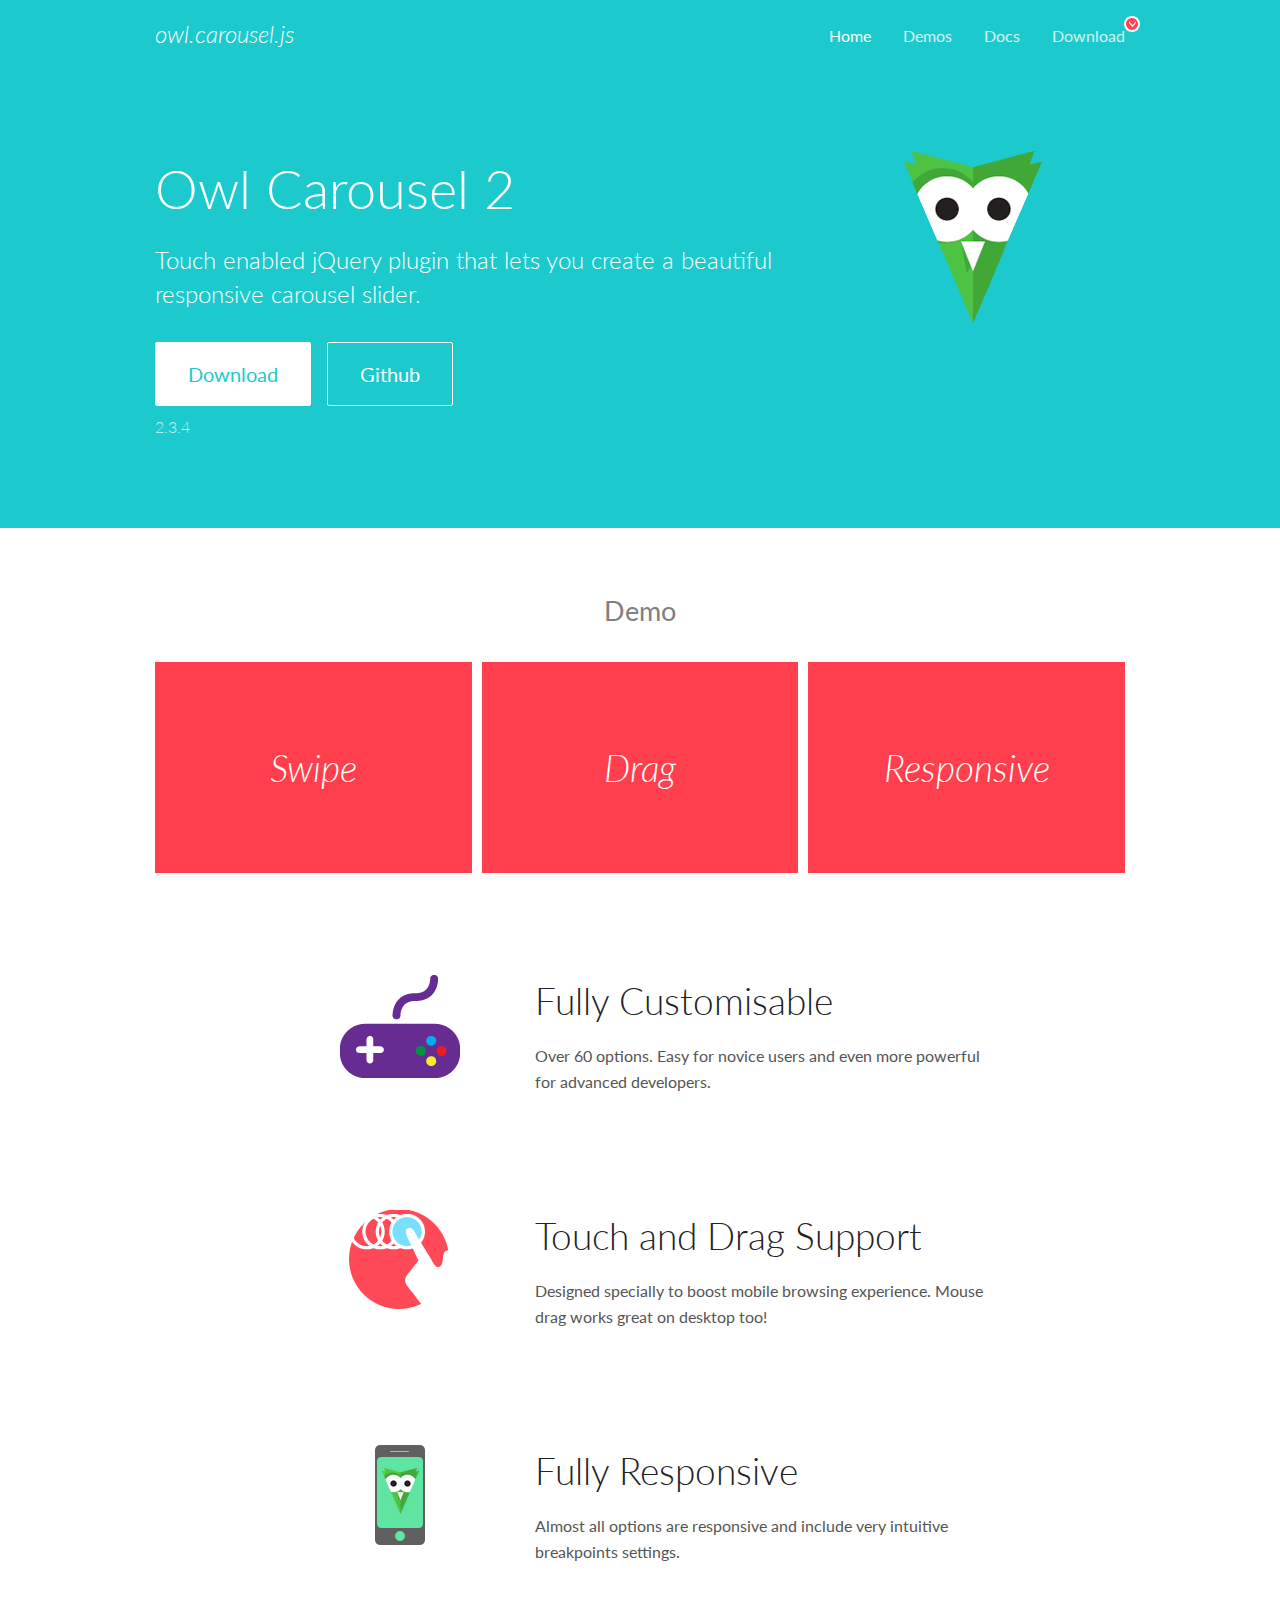
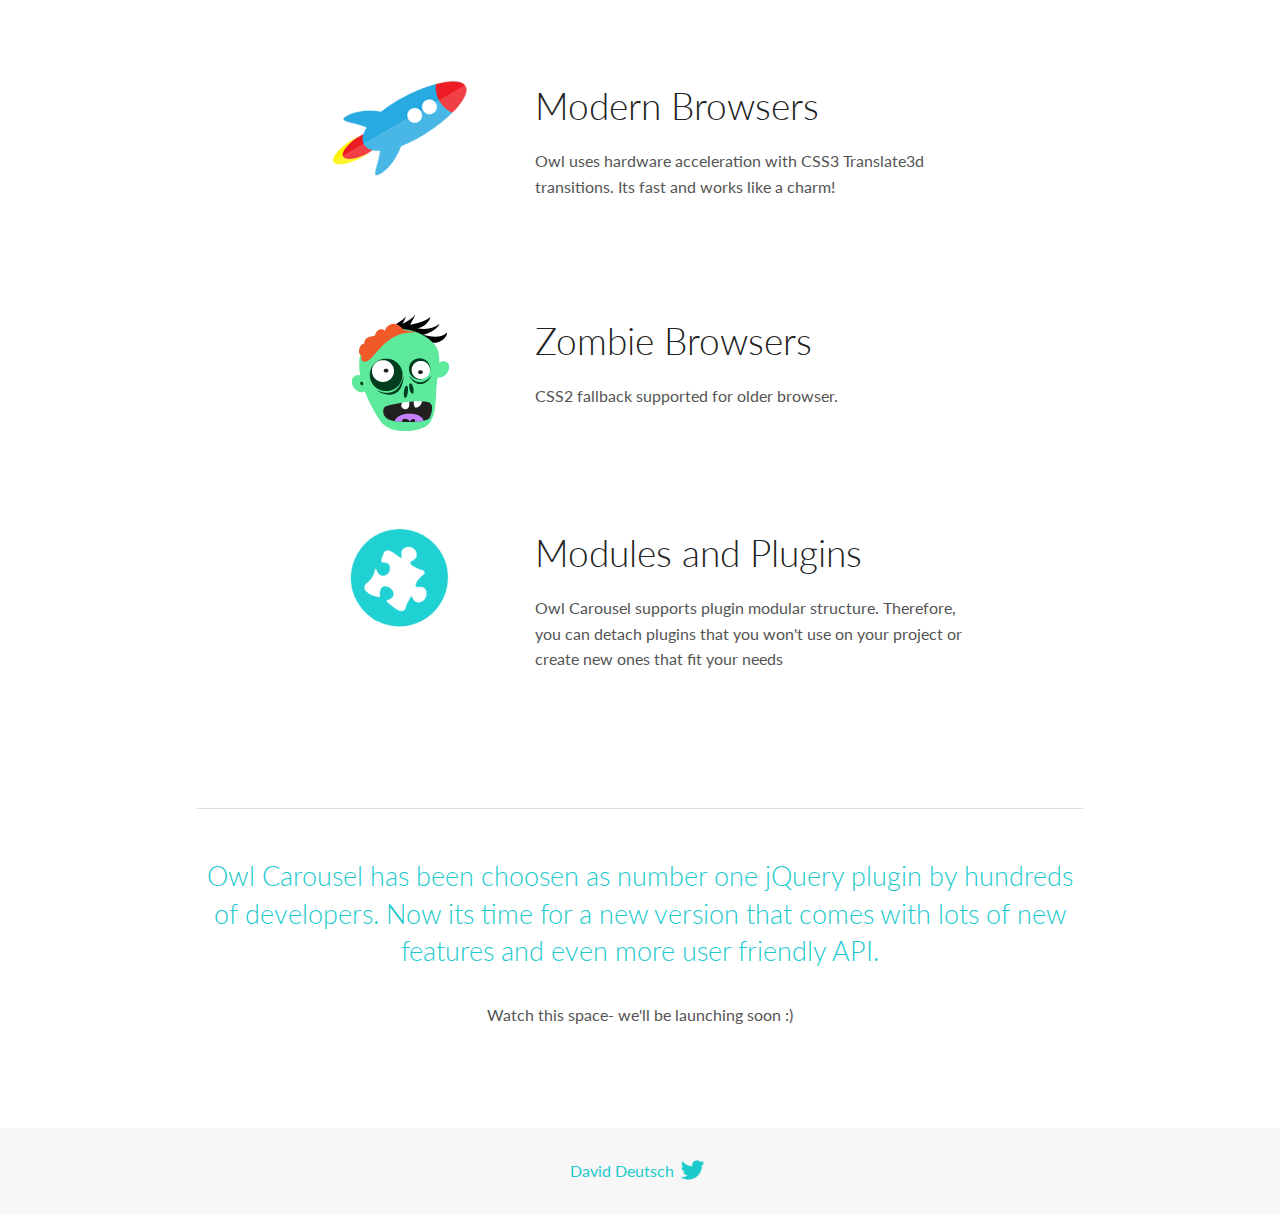
<file: js/OwlCarousel2-2.3.4/docs/index.html>
<!DOCTYPE html>
<html lang="en">
  <head>

    <!-- head -->
    <meta charset="utf-8">
    <meta name="msapplication-tap-highlight" content="no" />
    <meta name="viewport" content="width=device-width, initial-scale=1.0" />
    <meta name="description" content="Touch enabled jQuery plugin that lets you create beautiful responsive carousel slider.">
    <meta name="author" content="David Deutsch">
    <title>
      Home | Owl Carousel | 2.3.4
    </title>

    <!-- Stylesheets -->
    <link href='https://fonts.googleapis.com/css?family=Lato:300,400,700,400italic,300italic' rel='stylesheet' type='text/css'>
    <link rel="stylesheet" href="assets/css/docs.theme.min.css">

    <!-- Owl Stylesheets -->
    <link rel="stylesheet" href="assets/owlcarousel/assets/owl.carousel.min.css">
    <link rel="stylesheet" href="assets/owlcarousel/assets/owl.theme.default.min.css">

    <!-- HTML5 shim and Respond.js IE8 support of HTML5 elements and media queries -->

    <!--[if lt IE 9]>
      <script src="https://oss.maxcdn.com/libs/html5shiv/3.7.0/html5shiv.js"></script>
      <script src="https://oss.maxcdn.com/libs/respond.js/1.3.0/respond.min.js"></script>
    <![endif]-->

    <!-- Favicons -->
    <link rel="apple-touch-icon-precomposed" sizes="144x144" href="assets/ico/apple-touch-icon-144-precomposed.png">
    <link rel="shortcut icon" href="assets/ico/favicon.png">
    <link rel="shortcut icon" href="favicon.ico">

    <!-- Yeah i know js should not be in header. Its required for demos.-->

    <!-- javascript -->
    <script src="assets/vendors/jquery.min.js"></script>
    <script src="assets/owlcarousel/owl.carousel.js"></script>
  </head>
  <body>

    <!-- header -->
    <header class="header">
      <div class="row">
        <div class="large-12 columns">
          <div class="brand left">
            <h3>
              <a href="/OwlCarousel2/">owl.carousel.js</a> 
            </h3>
          </div>
          <a id="toggle-nav" class="right">
            <span></span> <span></span> <span></span> 
          </a> 
          <div class="nav-bar">
            <ul class="clearfix">
              <li class="active">
                <a href="/OwlCarousel2/index.html">Home</a> 
              </li>
              <li> <a href="/OwlCarousel2/demos/demos.html">Demos</a>  </li>
              <li> <a href="/OwlCarousel2/docs/started-welcome.html">Docs</a>  </li>
              <li>
                <a href="https://github.com/OwlCarousel2/OwlCarousel2/archive/2.3.4.zip">Download</a> 
                <span class="download"></span> 
              </li>
            </ul>
          </div>
        </div>
      </div>
    </header>

    <!-- home panel -->
    <section id="hero">
      <div class="row">
        <div class="large-8 medium-8 columns">
          <h1>Owl Carousel 2</h1>
          <h4>Touch enabled jQuery plugin that lets you create a beautiful responsive carousel slider.</h4>
          <a href="https://github.com/OwlCarousel2/OwlCarousel2/archive/2.3.4.zip" class="hero-button">Download</a> 
          <a href="https://github.com/OwlCarousel2/OwlCarousel2" class="hero-button outline">Github</a> 
          <p>2.3.4</p>
        </div>
        <div class="large-4 medium-4 columns">
          <img class="owl-logo" src="assets/img/owl-logo.png" alt="mr. Owl">
        </div>
      </div>
    </section>

    <!-- body -->
    <div class="home-demo">
      <div class="row">
        <div class="large-12 columns">
          <h3>Demo</h3>
          <div class="owl-carousel">
            <div class="item">
              <h2>Swipe</h2>
            </div>
            <div class="item">
              <h2>Drag</h2>
            </div>
            <div class="item">
              <h2>Responsive</h2>
            </div>
            <div class="item">
              <h2>CSS3</h2>
            </div>
            <div class="item">
              <h2>Fast</h2>
            </div>
            <div class="item">
              <h2>Easy</h2>
            </div>
            <div class="item">
              <h2>Free</h2>
            </div>
            <div class="item">
              <h2>Upgradable</h2>
            </div>
            <div class="item">
              <h2>Tons of options</h2>
            </div>
            <div class="item">
              <h2>Infinity</h2>
            </div>
            <div class="item">
              <h2>Auto Width</h2>
            </div>
          </div>
        </div>
      </div>
    </div>
    <script>
      var owl = $('.owl-carousel');
      owl.owlCarousel({
        margin: 10,
        loop: true,
        responsive: {
          0: {
            items: 1
          },
          600: {
            items: 2
          },
          1000: {
            items: 3
          }
        }
      })
    </script>

    <!-- features -->
    <div id="features">
      <div class="row">
        <div class="small-12 medium-9 small-centered columns">
          <section class="row feature">
            <div class="medium-4 small-12 columns">
              <img src="assets/img/feature-options.png" alt="">
            </div>
            <div class="medium-8 small-12 columns">
              <h2>Fully Customisable</h2>
              <p>Over 60 options. Easy for novice users and even more powerful for advanced developers.</p>
            </div>
          </section>
          <section class="row feature">
            <div class="medium-4 small-12 columns">
              <img src="assets/img/feature-drag.png" alt="">
            </div>
            <div class="medium-8 small-12 columns">
              <h2>Touch and Drag Support</h2>
              <p>Designed specially to boost mobile browsing experience. Mouse drag works great on desktop too!</p>
            </div>
          </section>
          <section class="row feature">
            <div class="medium-4 small-12 columns">
              <img src="assets/img/feature-responsive.png" alt="">
            </div>
            <div class="medium-8 small-12 columns">
              <h2>Fully Responsive</h2>
              <p>Almost all options are responsive and include very intuitive breakpoints settings.</p>
            </div>
          </section>
          <section class="row feature">
            <div class="medium-4 small-12 columns">
              <img src="assets/img/feature-modern.png" alt="">
            </div>
            <div class="medium-8 small-12 columns">
              <h2>Modern Browsers</h2>
              <p>Owl uses hardware acceleration with CSS3 Translate3d transitions. Its fast and works like a charm! </p>
            </div>
          </section>
          <section class="row feature">
            <div class="medium-4 small-12 columns">
              <img src="assets/img/feature-zombie.png" alt="">
            </div>
            <div class="medium-8 small-12 columns">
              <h2>Zombie Browsers</h2>
              <p>CSS2 fallback supported for older browser.</p>
            </div>
          </section>
          <section class="row feature">
            <div class="medium-4 small-12 columns">
              <img src="assets/img/feature-module.png" alt="">
            </div>
            <div class="medium-8 small-12 columns">
              <h2>Modules and Plugins</h2>
              <p>Owl Carousel supports plugin modular structure. Therefore, you can detach plugins that you won&#x27;t use on your project or create new ones that fit your needs</p>
            </div>
          </section>
        </div>
      </div>
    </div>

    <!-- footer -->
    <section id="teaser-text">
      <div class="row">
        <div class="small-12 medium-11 small-centered columns">
          <hr>
          <h3 id="owl-carousel-has-been-choosen-as-number-one-jquery-plugin-by-hundreds-of-developers-now-its-time-for-a-new-version-that-comes-with-lots-of-new-features-and-even-more-user-friendly-api-">Owl Carousel has been choosen as number one jQuery plugin by hundreds of developers. Now its time for a new version that comes with lots of new features and even more user friendly API.</h3>
          <p>Watch this space- we&#39;ll be launching soon :)</p>
        </div>
      </div>
    </section>

    <!-- footer -->
    <footer class="footer">
      <div class="row">
        <div class="large-12 columns">
          <h5>
            <a href="/OwlCarousel2/docs/support-contact.html">David Deutsch</a> 
            <a id="custom-tweet-button" href="https://twitter.com/share?url=https://github.com/OwlCarousel2/OwlCarousel2&text=Owl Carousel - This is so awesome! " target="_blank"></a> 
          </h5>
        </div>
      </div>
    </footer>

    <!-- vendors -->
    <script src="assets/vendors/highlight.js"></script>
    <script src="assets/js/app.js"></script>
  </body>
</html>
</file>
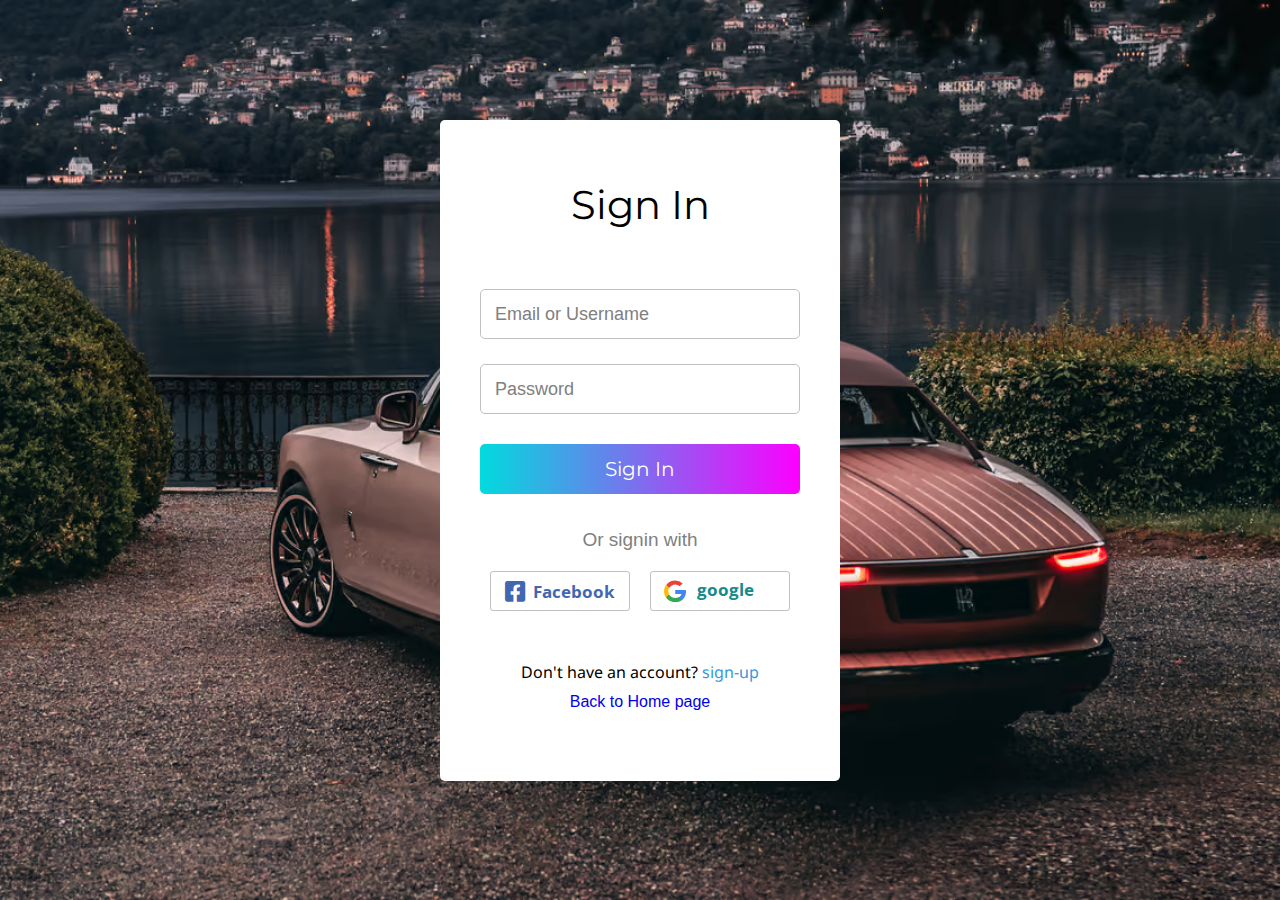
<file: html/sign-in.html>
<!DOCTYPE html>
<!-- Created By CodingNepal -->
<html lang="en" dir="ltr">
  <head>
    <meta charset="utf-8" />
    <title>Animated Login Form</title>
    <link
      rel="stylesheet"
      href="https://cdnjs.cloudflare.com/ajax/libs/font-awesome/5.15.3/css/all.min.css"
    />
    <link rel="stylesheet" href="/css/sign-in.css" />
  </head>
  <body>
    <div class="container">
      <header>Sign In</header>
      <form>
        <div class="input-field">
          <input type="text" required />
          <label>Email or Username</label>
        </div>
        <div class="input-field">
          <input class="pswrd" type="password" required />
          <span class="show">SHOW</span>
          <label>Password</label>
        </div>
        <div class="button">
          <div class="inner"></div>
          <button>Sign In</button>
        </div>
      </form>
      <div class="auth">Or signin with</div>
      <div class="links">
        <div class="facebook">
          <i class="fab fa-facebook-square"><span>Facebook</span></i>
        </div>
        <div class="google">
          <i class="fab fa-google"></i><span class="google-text">google</span>
        </div>
      </div>
      <div class="login">Don't have an account? <a href="/html/sign-up.html">sign-up</a></div>
      <div class="back-to-home"><a href="/index.html">Back to Home page</a></div>
    </div>
    <script src="/js/sign-in.js"></script>
  </body>
</html>
</file>
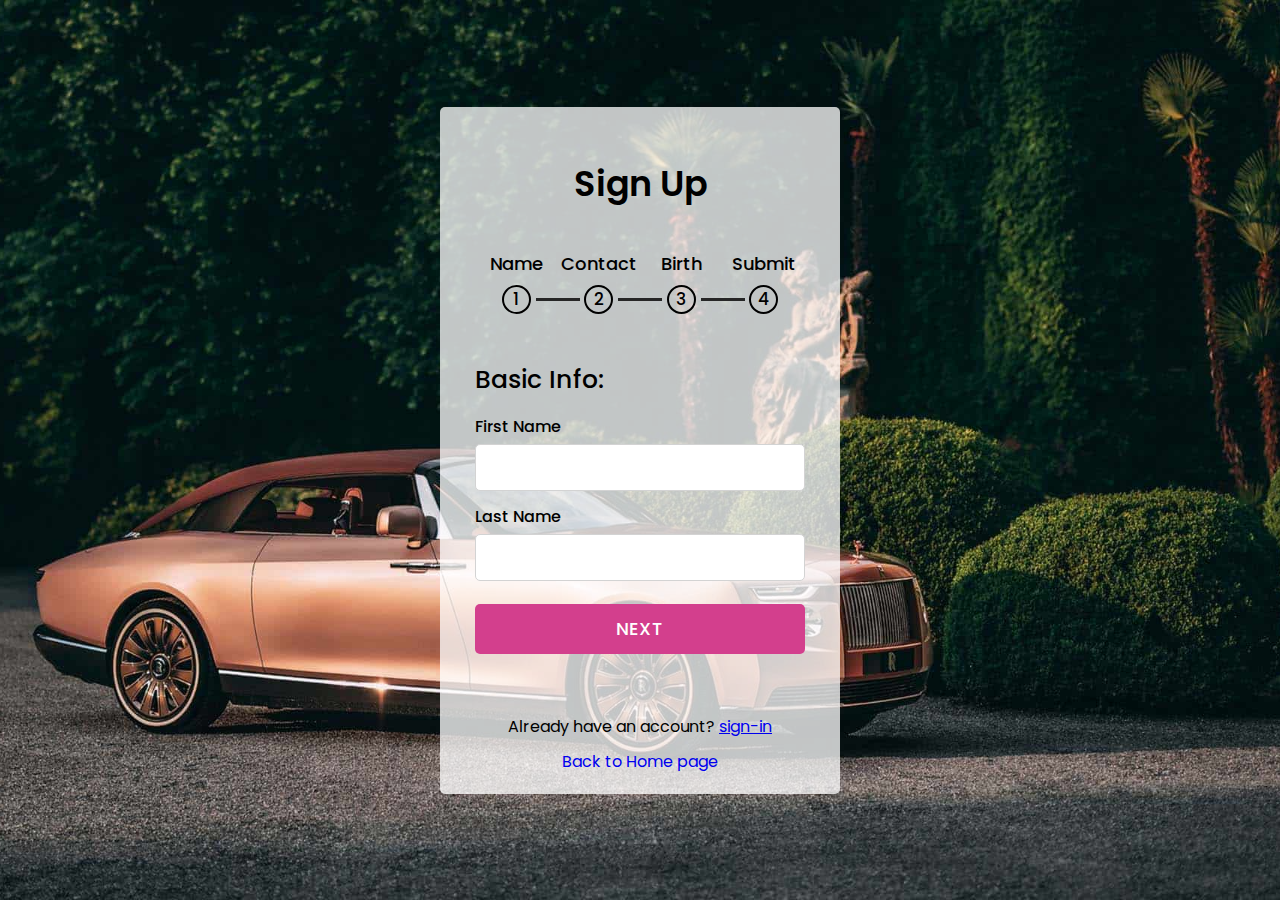
<file: html/sign-up.html>
<!DOCTYPE html>
<html lang="en" dir="ltr">
  <head>
    <meta charset="utf-8" />
    <title>Sign Up</title>
    <link
      rel="stylesheet"
      href="https://cdnjs.cloudflare.com/ajax/libs/font-awesome/5.15.3/css/all.min.css"
    />
    <link rel="stylesheet" href="/css/sign-up.css" />
  </head>
  <body>
    <div class="container">
      <header>Sign Up</header>
      <div class="progress-bar">
        <div class="step">
          <p>Name</p>
          <div class="bullet">
            <span>1</span>
          </div>
          <div class="check fas fa-check"></div>
        </div>
        <div class="step">
          <p>Contact</p>
          <div class="bullet">
            <span>2</span>
          </div>
          <div class="check fas fa-check"></div>
        </div>
        <div class="step">
          <p>Birth</p>
          <div class="bullet">
            <span>3</span>
          </div>
          <div class="check fas fa-check"></div>
        </div>
        <div class="step">
          <p>Submit</p>
          <div class="bullet">
            <span>4</span>
          </div>
          <div class="check fas fa-check"></div>
        </div>
      </div>
      <div class="form-outer">
        <form action="#">
          <div class="page slide-page">
            <div class="title">Basic Info:</div>
            <div class="field">
              <div class="label">First Name</div>
              <input type="text" />
            </div>
            <div class="field">
              <div class="label">Last Name</div>
              <input type="text" />
            </div>
            <div class="field">
              <button class="firstNext next">Next</button>
            </div>
          </div>
          <div class="page">
            <div class="title">Contact Info:</div>
            <div class="field">
              <div class="label">Email Address</div>
              <input type="text" />
            </div>
            <div class="field">
              <div class="label">Phone Number</div>
              <input type="Number" />
            </div>
            <div class="field btns">
              <button class="prev-1 prev">Previous</button>
              <button class="next-1 next">Next</button>
            </div>
          </div>
          <div class="page">
            <div class="title">Date of Birth:</div>
            <div class="field">
              <div class="label">Date</div>
              <input type="text" />
            </div>
            <div class="field">
              <div class="label">Gender</div>
              <select>
                <option>Male</option>
                <option>Female</option>
                <option>Other</option>
              </select>
            </div>
            <div class="field btns">
              <button class="prev-2 prev">Previous</button>
              <button class="next-2 next">Next</button>
            </div>
          </div>
          <div class="page">
            <div class="title">Login Details:</div>
            <div class="field">
              <div class="label">Username</div>
              <input type="text" />
            </div>
            <div class="field">
              <div class="label">Password</div>
              <input type="password" />
            </div>
            <div class="field btns">
              <button class="prev-3 prev">Previous</button>
              <button class="submit">Submit</button>
            </div>
          </div>
        </form>
      </div>
      <div class="login">
        Already have an account? <a href="/html/sign-in.html">sign-in</a>
      </div>
      <div class="back-to-home">
        <a href="/index.html">Back to Home page</a>
      </div>
    </div>
    <script src="/js/sign-up.js"></script>
  </body>
</html>
</file>
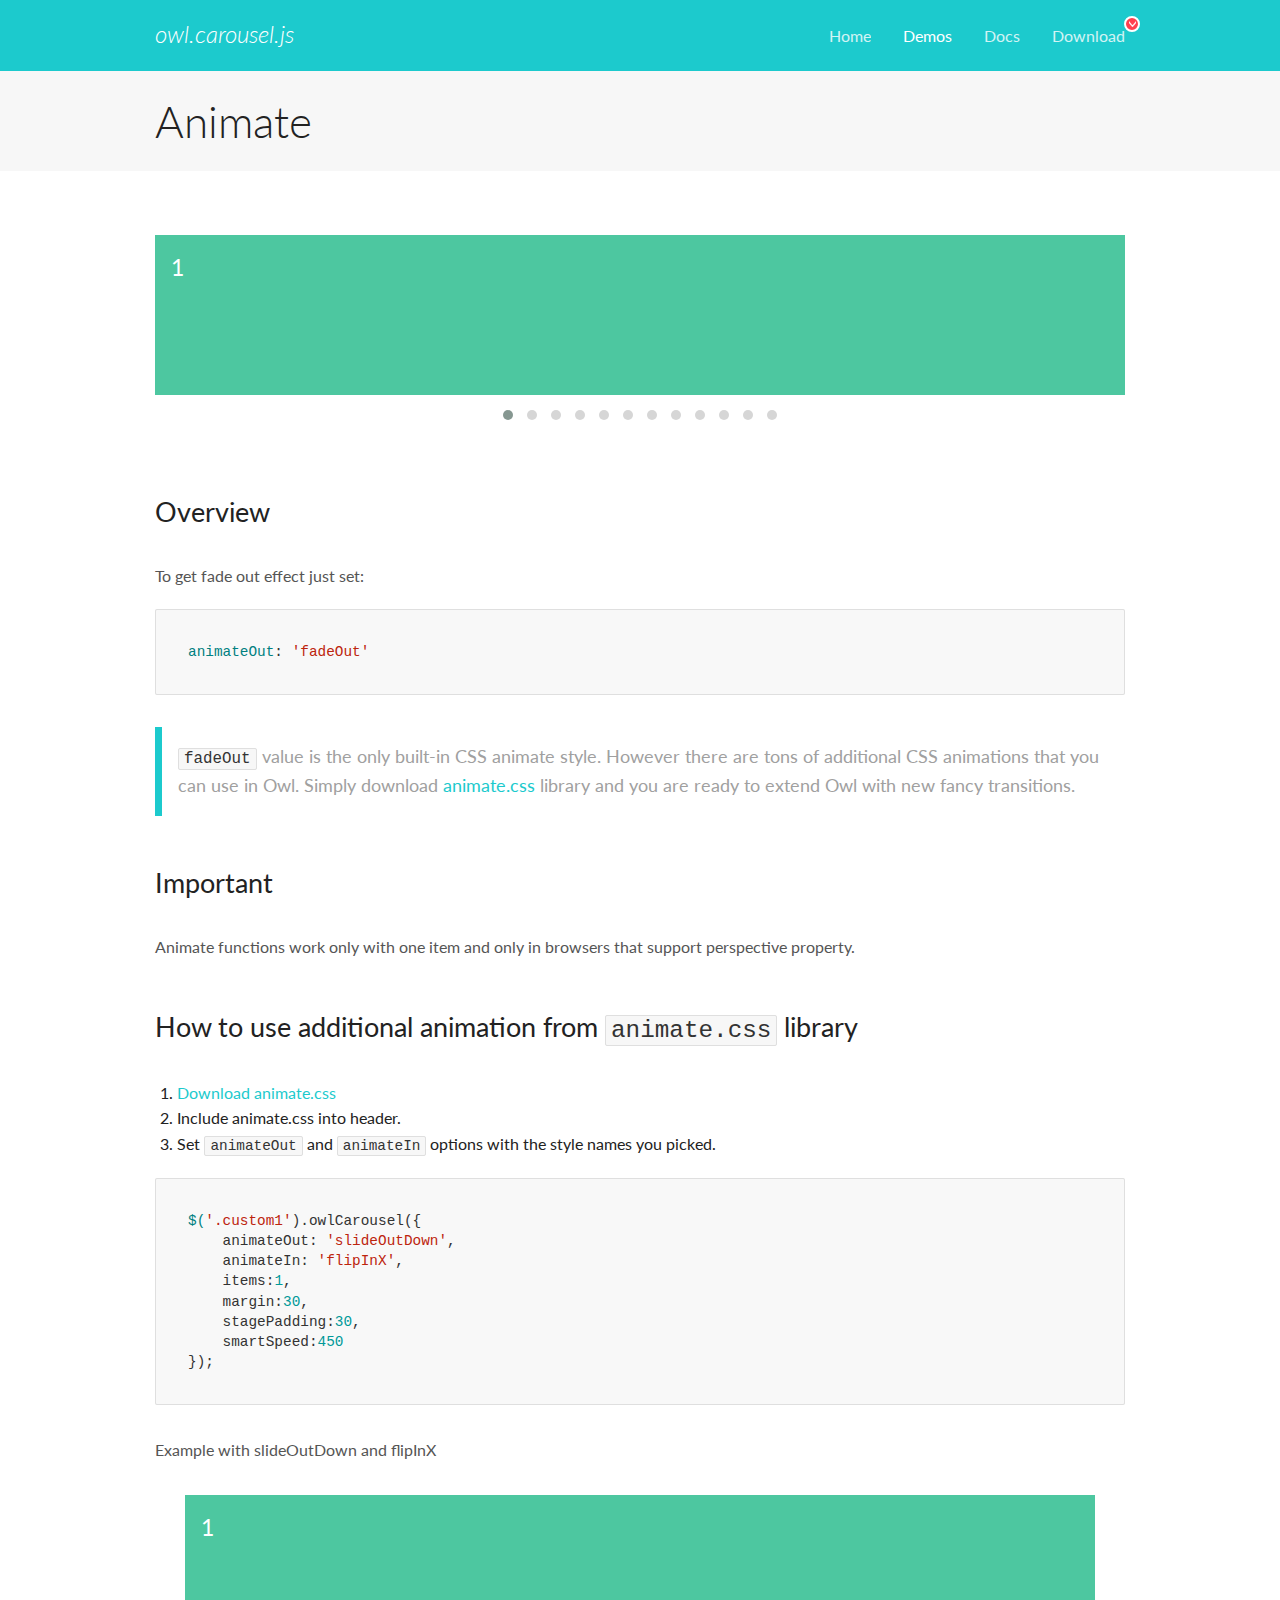
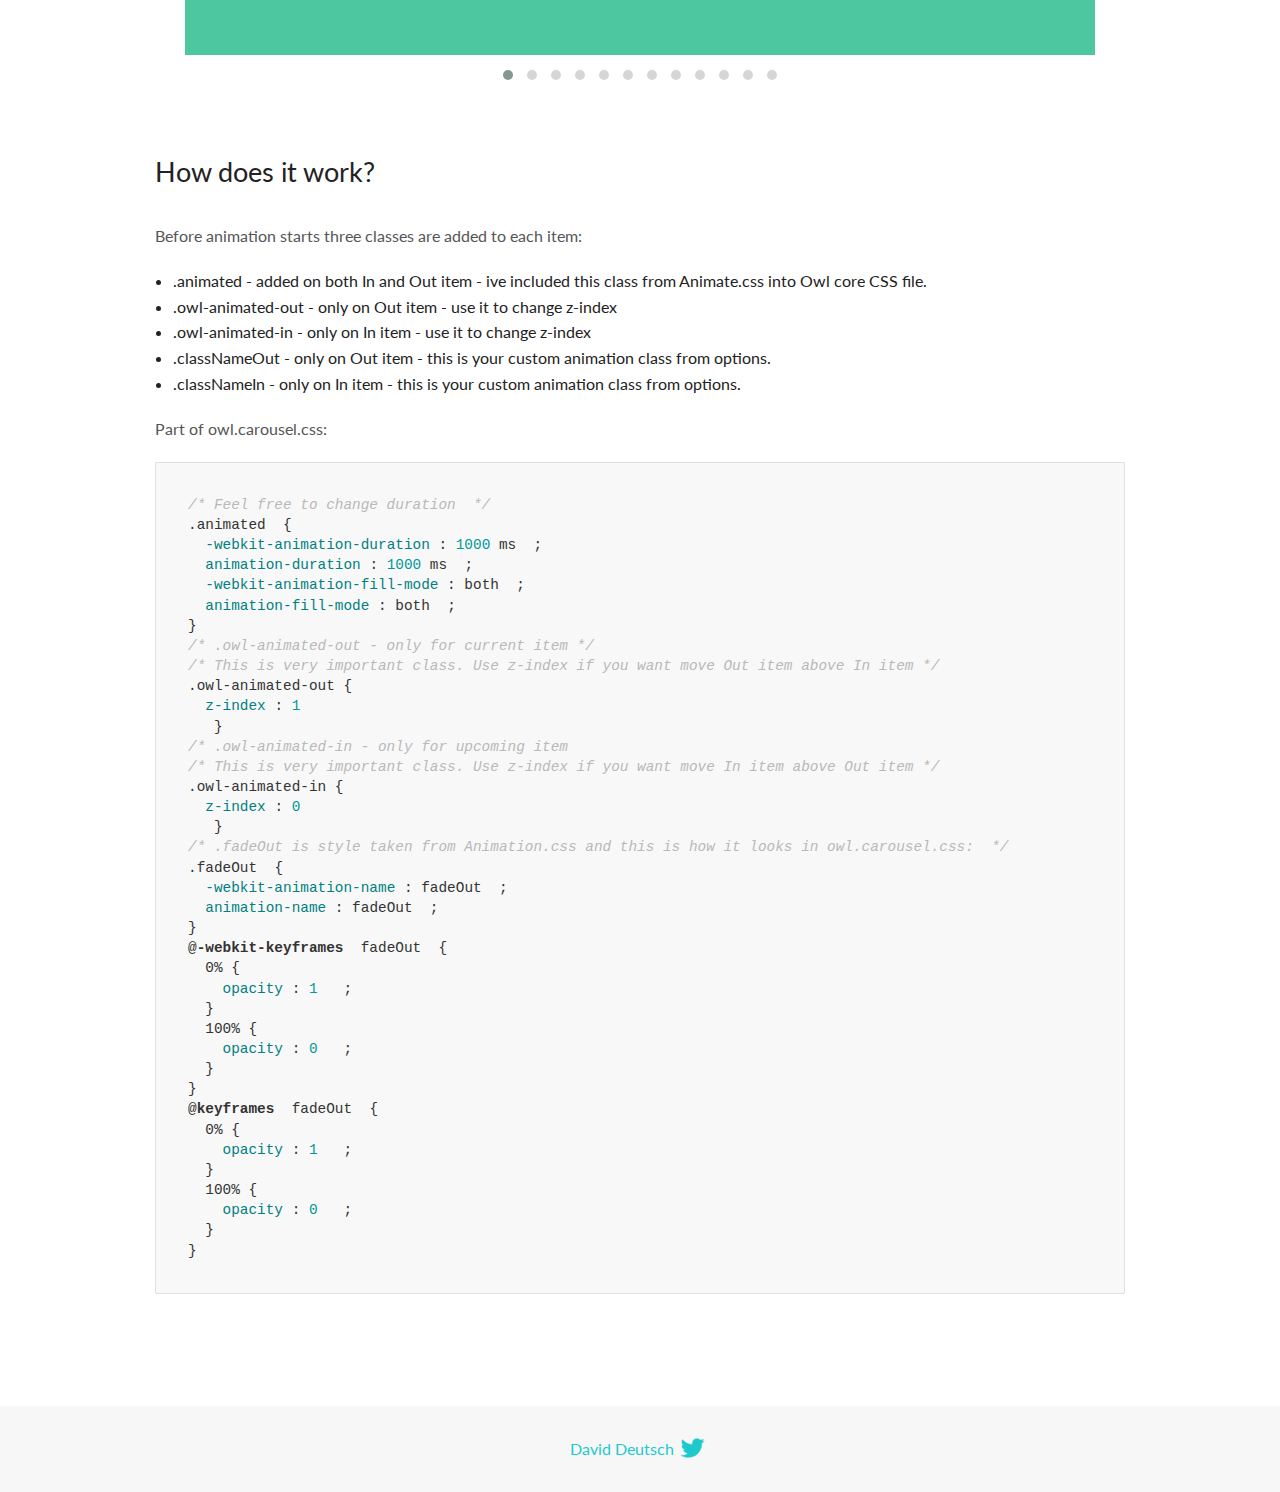
<file: js/OwlCarousel2-2.3.4/docs/demos/animate.html>
<!DOCTYPE html>
<html lang="en">
  <head>

    <!-- head -->
    <meta charset="utf-8">
    <meta name="msapplication-tap-highlight" content="no" />
    <meta name="viewport" content="width=device-width, initial-scale=1.0" />
    <meta name="description" content="Animate carousel">
    <meta name="author" content="David Deutsch">
    <title>
      Animate Demo | Owl Carousel | 2.3.4
    </title>

    <!-- Stylesheets -->
    <link href='https://fonts.googleapis.com/css?family=Lato:300,400,700,400italic,300italic' rel='stylesheet' type='text/css'>
    <link rel="stylesheet" href="../assets/css/docs.theme.min.css">

    <!-- Owl Stylesheets -->
    <link rel="stylesheet" href="../assets/owlcarousel/assets/owl.carousel.min.css">
    <link rel="stylesheet" href="../assets/owlcarousel/assets/owl.theme.default.min.css">

    <!-- HTML5 shim and Respond.js IE8 support of HTML5 elements and media queries -->

    <!--[if lt IE 9]>
      <script src="https://oss.maxcdn.com/libs/html5shiv/3.7.0/html5shiv.js"></script>
      <script src="https://oss.maxcdn.com/libs/respond.js/1.3.0/respond.min.js"></script>
    <![endif]-->

    <!-- Favicons -->
    <link rel="apple-touch-icon-precomposed" sizes="144x144" href="../assets/ico/apple-touch-icon-144-precomposed.png">
    <link rel="shortcut icon" href="../assets/ico/favicon.png">
    <link rel="shortcut icon" href="favicon.ico">

    <!-- Yeah i know js should not be in header. Its required for demos.-->

    <!-- javascript -->
    <script src="../assets/vendors/jquery.min.js"></script>
    <script src="../assets/owlcarousel/owl.carousel.js"></script>
  </head>
  <body>

    <!-- header -->
    <header class="header">
      <div class="row">
        <div class="large-12 columns">
          <div class="brand left">
            <h3>
              <a href="/OwlCarousel2/">owl.carousel.js</a> 
            </h3>
          </div>
          <a id="toggle-nav" class="right">
            <span></span> <span></span> <span></span> 
          </a> 
          <div class="nav-bar">
            <ul class="clearfix">
              <li> <a href="/OwlCarousel2/index.html">Home</a>  </li>
              <li class="active">
                <a href="/OwlCarousel2/demos/demos.html">Demos</a> 
              </li>
              <li> <a href="/OwlCarousel2/docs/started-welcome.html">Docs</a>  </li>
              <li>
                <a href="https://github.com/OwlCarousel2/OwlCarousel2/archive/2.3.4.zip">Download</a> 
                <span class="download"></span> 
              </li>
            </ul>
          </div>
        </div>
      </div>
    </header>

    <!-- title -->
    <section class="title">
      <div class="row">
        <div class="large-12 columns">
          <h1>Animate</h1>
        </div>
      </div>
    </section>

    <!--  Demos -->
    <section id="demos">
      <div class="row">
        <div class="large-12 columns">
          <div class="fadeOut owl-carousel owl-theme">
            <div class="item">
              <h4>1</h4>
            </div>
            <div class="item">
              <h4>2</h4>
            </div>
            <div class="item">
              <h4>3</h4>
            </div>
            <div class="item">
              <h4>4</h4>
            </div>
            <div class="item">
              <h4>5</h4>
            </div>
            <div class="item">
              <h4>6</h4>
            </div>
            <div class="item">
              <h4>7</h4>
            </div>
            <div class="item">
              <h4>8</h4>
            </div>
            <div class="item">
              <h4>9</h4>
            </div>
            <div class="item">
              <h4>10</h4>
            </div>
            <div class="item">
              <h4>11</h4>
            </div>
            <div class="item">
              <h4>12</h4>
            </div>
          </div>
          <h3 id="overview">Overview</h3>
          <p>To get fade out effect just set:</p>
          <pre><code>animateOut: &#39;fadeOut&#39;</code></pre>
          <blockquote>
            <p><code>fadeOut</code> value is the only built-in CSS animate style. However there are tons of additional CSS animations that you can use in Owl. Simply download
              <a href="https://daneden.github.io/animate.css/">animate.css</a>  library and you are ready to extend Owl with new fancy transitions.</p>
          </blockquote>
          <h3 id="important">Important</h3>
          <p>Animate functions work only with one item and only in browsers that support perspective property.</p>
          <h3 id="how-to-use-additional-animation-from-animate-css-library">How to use additional animation from <code>animate.css</code> library</h3>
          <ol>
            <li> <a href="https://daneden.github.io/animate.css/">Download animate.css</a>  </li>
            <li>Include animate.css into header.</li>
            <li>Set <code>animateOut</code> and <code>animateIn</code> options with the style names you picked.</li>
          </ol>
          <pre><code>$(&#39;.custom1&#39;).owlCarousel({
    animateOut: &#39;slideOutDown&#39;,
    animateIn: &#39;flipInX&#39;,
    items:1,
    margin:30,
    stagePadding:30,
    smartSpeed:450
});</code></pre>
          <p>Example with slideOutDown and flipInX</p>
          <div class="custom1 owl-carousel owl-theme">
            <div class="item">
              <h4>1</h4>
            </div>
            <div class="item">
              <h4>2</h4>
            </div>
            <div class="item">
              <h4>3</h4>
            </div>
            <div class="item">
              <h4>4</h4>
            </div>
            <div class="item">
              <h4>5</h4>
            </div>
            <div class="item">
              <h4>6</h4>
            </div>
            <div class="item">
              <h4>7</h4>
            </div>
            <div class="item">
              <h4>8</h4>
            </div>
            <div class="item">
              <h4>9</h4>
            </div>
            <div class="item">
              <h4>10</h4>
            </div>
            <div class="item">
              <h4>11</h4>
            </div>
            <div class="item">
              <h4>12</h4>
            </div>
          </div>
          <h3 id="how-does-it-work-">How does it work?</h3>
          <p>Before animation starts three classes are added to each item:</p>
          <ul>
            <li>.animated - added on both In and Out item - ive included this class from Animate.css into Owl core CSS file.</li>
            <li>.owl-animated-out - only on Out item - use it to change z-index</li>
            <li>.owl-animated-in - only on In item - use it to change z-index</li>
            <li>.classNameOut - only on Out item - this is your custom animation class from options.</li>
            <li>.classNameIn - only on In item - this is your custom animation class from options.</li>
          </ul>
          <p>Part of owl.carousel.css:</p>
          <pre><code class="language-css"><span class="comment">/* Feel free to change duration  */</span> 
<span class="class">.animated</span>  <span class="rules">{
  <span class="rule"><span class="attribute">-webkit-animation-duration</span> :<span class="value"> <span class="number">1000</span> ms</span> </span> ;
  <span class="rule"><span class="attribute">animation-duration</span> :<span class="value"> <span class="number">1000</span> ms</span> </span> ;
  <span class="rule"><span class="attribute">-webkit-animation-fill-mode</span> :<span class="value"> both</span> </span> ;
  <span class="rule"><span class="attribute">animation-fill-mode</span> :<span class="value"> both</span> </span> ;
<span class="rule">}</span> </span> 
<span class="comment">/* .owl-animated-out - only for current item */</span> 
<span class="comment">/* This is very important class. Use z-index if you want move Out item above In item */</span> 
<span class="class">.owl-animated-out</span> <span class="rules">{
  <span class="rule"><span class="attribute">z-index</span> :<span class="value"> <span class="number">1</span> 
</span> </span> </span> }
<span class="comment">/* .owl-animated-in - only for upcoming item
/* This is very important class. Use z-index if you want move In item above Out item */</span> 
<span class="class">.owl-animated-in</span> <span class="rules">{
  <span class="rule"><span class="attribute">z-index</span> :<span class="value"> <span class="number">0</span> 
</span> </span> </span> }
<span class="comment">/* .fadeOut is style taken from Animation.css and this is how it looks in owl.carousel.css:  */</span> 
<span class="class">.fadeOut</span>  <span class="rules">{
  <span class="rule"><span class="attribute">-webkit-animation-name</span> :<span class="value"> fadeOut</span> </span> ;
  <span class="rule"><span class="attribute">animation-name</span> :<span class="value"> fadeOut</span> </span> ;
<span class="rule">}</span> </span> 
<span class="at_rule">@<span class="keyword">-webkit-keyframes</span>  fadeOut </span> {
  0% <span class="rules">{
    <span class="rule"><span class="attribute">opacity</span> :<span class="value"> <span class="number">1</span> </span> </span> ;
  <span class="rule">}</span> </span> 
  100% <span class="rules">{
    <span class="rule"><span class="attribute">opacity</span> :<span class="value"> <span class="number">0</span> </span> </span> ;
  <span class="rule">}</span> </span> 
}
<span class="at_rule">@<span class="keyword">keyframes</span>  fadeOut </span> {
  0% <span class="rules">{
    <span class="rule"><span class="attribute">opacity</span> :<span class="value"> <span class="number">1</span> </span> </span> ;
  <span class="rule">}</span> </span> 
  100% <span class="rules">{
    <span class="rule"><span class="attribute">opacity</span> :<span class="value"> <span class="number">0</span> </span> </span> ;
  <span class="rule">}</span> </span> 
}</code></pre>
          <link rel="stylesheet" href="../assets/css/animate.css">
          <script>
            jQuery(document).ready(function($) {
              $('.fadeOut').owlCarousel({
                items: 1,
                animateOut: 'fadeOut',
                loop: true,
                margin: 10,
              });
              $('.custom1').owlCarousel({
                animateOut: 'slideOutDown',
                animateIn: 'flipInX',
                items: 1,
                margin: 30,
                stagePadding: 30,
                smartSpeed: 450
              });
            });
          </script>
        </div>
      </div>
    </section>

    <!-- footer -->
    <footer class="footer">
      <div class="row">
        <div class="large-12 columns">
          <h5>
            <a href="/OwlCarousel2/docs/support-contact.html">David Deutsch</a> 
            <a id="custom-tweet-button" href="https://twitter.com/share?url=https://github.com/OwlCarousel2/OwlCarousel2&text=Owl Carousel - This is so awesome! " target="_blank"></a> 
          </h5>
        </div>
      </div>
    </footer>

    <!-- vendors -->
    <script src="../assets/vendors/highlight.js"></script>
    <script src="../assets/js/app.js"></script>
  </body>
</html>
</file>
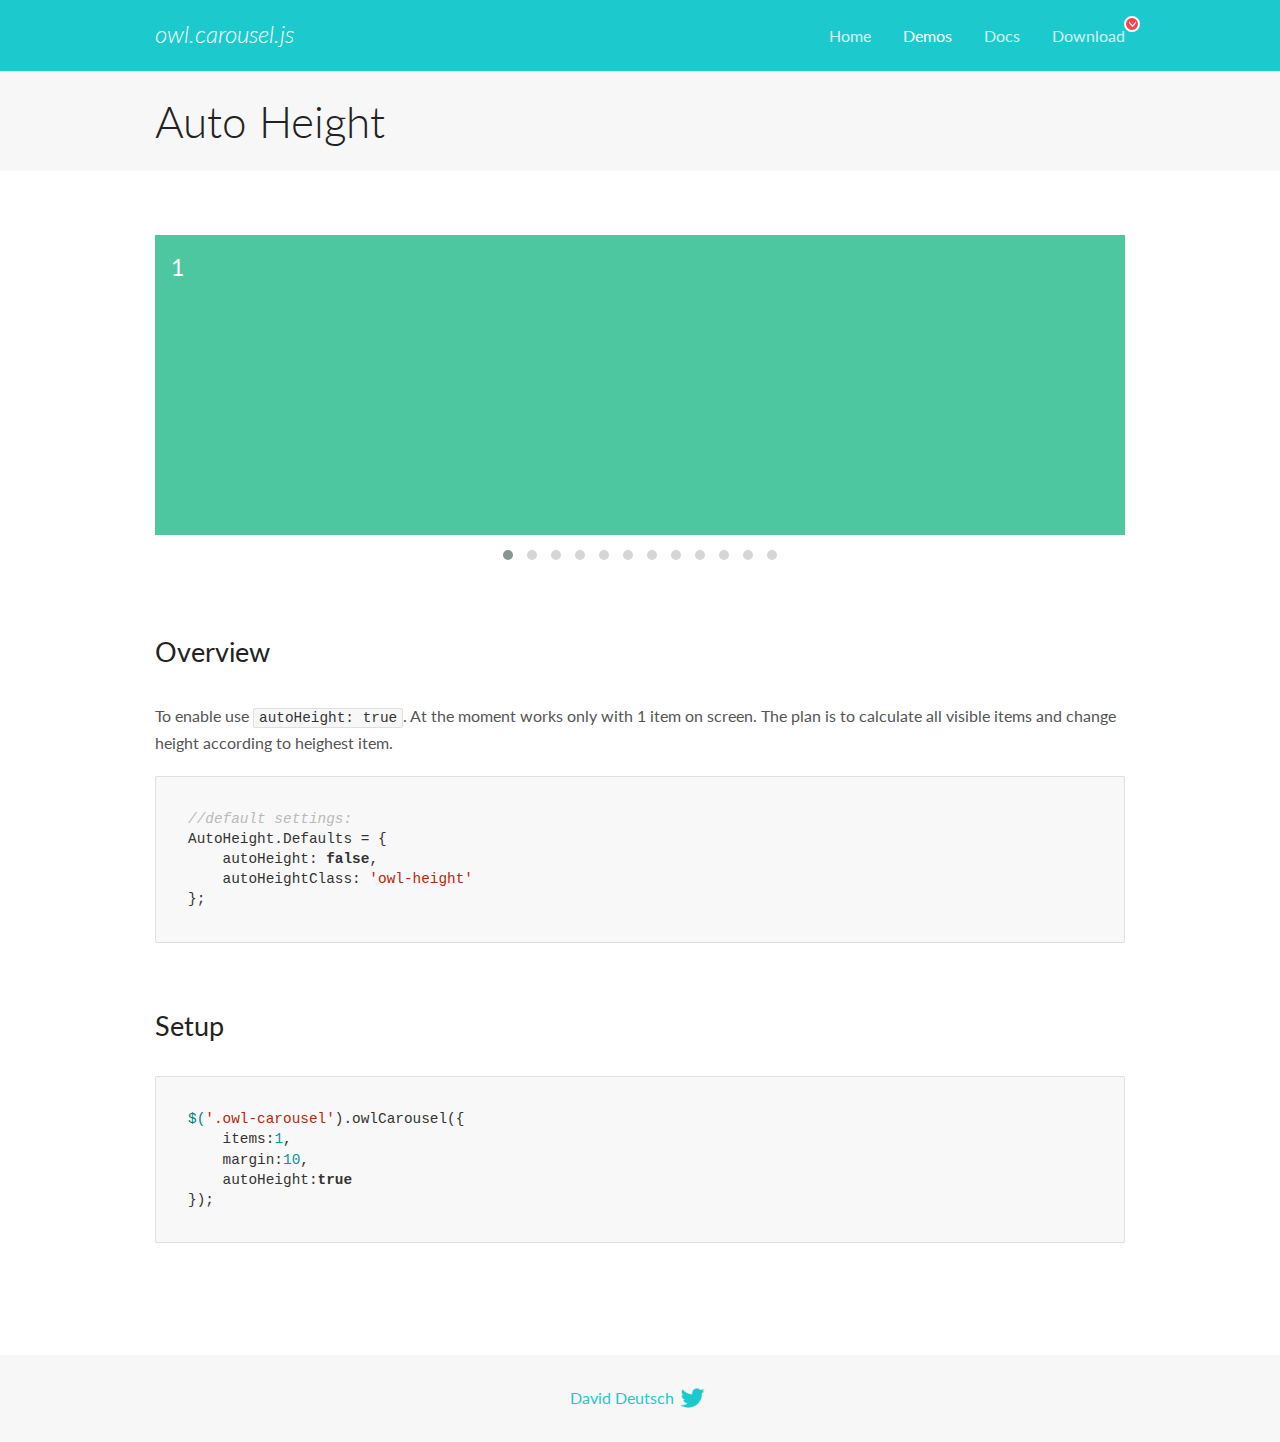
<file: js/OwlCarousel2-2.3.4/docs/demos/autoheight.html>
<!DOCTYPE html>
<html lang="en">
  <head>

    <!-- head -->
    <meta charset="utf-8">
    <meta name="msapplication-tap-highlight" content="no" />
    <meta name="viewport" content="width=device-width, initial-scale=1.0" />
    <meta name="description" content="autoHeight usage demo">
    <meta name="author" content="David Deutsch">
    <title>
      Auto Height Demo | Owl Carousel | 2.3.4
    </title>

    <!-- Stylesheets -->
    <link href='https://fonts.googleapis.com/css?family=Lato:300,400,700,400italic,300italic' rel='stylesheet' type='text/css'>
    <link rel="stylesheet" href="../assets/css/docs.theme.min.css">

    <!-- Owl Stylesheets -->
    <link rel="stylesheet" href="../assets/owlcarousel/assets/owl.carousel.min.css">
    <link rel="stylesheet" href="../assets/owlcarousel/assets/owl.theme.default.min.css">

    <!-- HTML5 shim and Respond.js IE8 support of HTML5 elements and media queries -->

    <!--[if lt IE 9]>
      <script src="https://oss.maxcdn.com/libs/html5shiv/3.7.0/html5shiv.js"></script>
      <script src="https://oss.maxcdn.com/libs/respond.js/1.3.0/respond.min.js"></script>
    <![endif]-->

    <!-- Favicons -->
    <link rel="apple-touch-icon-precomposed" sizes="144x144" href="../assets/ico/apple-touch-icon-144-precomposed.png">
    <link rel="shortcut icon" href="../assets/ico/favicon.png">
    <link rel="shortcut icon" href="favicon.ico">

    <!-- Yeah i know js should not be in header. Its required for demos.-->

    <!-- javascript -->
    <script src="../assets/vendors/jquery.min.js"></script>
    <script src="../assets/owlcarousel/owl.carousel.js"></script>
  </head>
  <body>

    <!-- header -->
    <header class="header">
      <div class="row">
        <div class="large-12 columns">
          <div class="brand left">
            <h3>
              <a href="/OwlCarousel2/">owl.carousel.js</a> 
            </h3>
          </div>
          <a id="toggle-nav" class="right">
            <span></span> <span></span> <span></span> 
          </a> 
          <div class="nav-bar">
            <ul class="clearfix">
              <li> <a href="/OwlCarousel2/index.html">Home</a>  </li>
              <li class="active">
                <a href="/OwlCarousel2/demos/demos.html">Demos</a> 
              </li>
              <li> <a href="/OwlCarousel2/docs/started-welcome.html">Docs</a>  </li>
              <li>
                <a href="https://github.com/OwlCarousel2/OwlCarousel2/archive/2.3.4.zip">Download</a> 
                <span class="download"></span> 
              </li>
            </ul>
          </div>
        </div>
      </div>
    </header>

    <!-- title -->
    <section class="title">
      <div class="row">
        <div class="large-12 columns">
          <h1>Auto Height</h1>
        </div>
      </div>
    </section>

    <!--  Demos -->
    <section id="demos">
      <div class="row">
        <div class="large-12 columns">
          <div class="owl-carousel owl-theme">
            <div class="item" style="height:300px">
              <h4>1</h4>
            </div>
            <div class="item" style="height:100px">
              <h4>2</h4>
            </div>
            <div class="item" style="height:500px">
              <h4>3</h4>
            </div>
            <div class="item" style="height:250px">
              <h4>4</h4>
            </div>
            <div class="item" style="height:400px">
              <h4>5</h4>
            </div>
            <div class="item" style="height:500px">
              <h4>6</h4>
            </div>
            <div class="item" style="height:600px">
              <h4>7</h4>
            </div>
            <div class="item" style="height:400px">
              <h4>8</h4>
            </div>
            <div class="item" style="height:300px">
              <h4>9</h4>
            </div>
            <div class="item" style="height:350px">
              <h4>10</h4>
            </div>
            <div class="item" style="height:200px">
              <h4>11</h4>
            </div>
            <div class="item" style="height:150px">
              <h4>12</h4>
            </div>
          </div>
          <h3 id="overview">Overview</h3>
          <p>To enable use <code>autoHeight: true</code>. At the moment works only with 1 item on screen. The plan is to calculate all visible items and change height according to heighest item.</p>
          <pre><code>//default settings:
AutoHeight.Defaults = {
    autoHeight: false,
    autoHeightClass: &#39;owl-height&#39;
};</code></pre>
          <h3 id="setup">Setup</h3>
          <pre><code>$(&#39;.owl-carousel&#39;).owlCarousel({
    items:1,
    margin:10,
    autoHeight:true
});</code></pre>
          <script>
            $(document).ready(function() {
              $('.owl-carousel').owlCarousel({
                items: 1,
                margin: 10,
                autoHeight: true
              });
            })
          </script>
        </div>
      </div>
    </section>

    <!-- footer -->
    <footer class="footer">
      <div class="row">
        <div class="large-12 columns">
          <h5>
            <a href="/OwlCarousel2/docs/support-contact.html">David Deutsch</a> 
            <a id="custom-tweet-button" href="https://twitter.com/share?url=https://github.com/OwlCarousel2/OwlCarousel2&text=Owl Carousel - This is so awesome! " target="_blank"></a> 
          </h5>
        </div>
      </div>
    </footer>

    <!-- vendors -->
    <script src="../assets/vendors/highlight.js"></script>
    <script src="../assets/js/app.js"></script>
  </body>
</html>
</file>
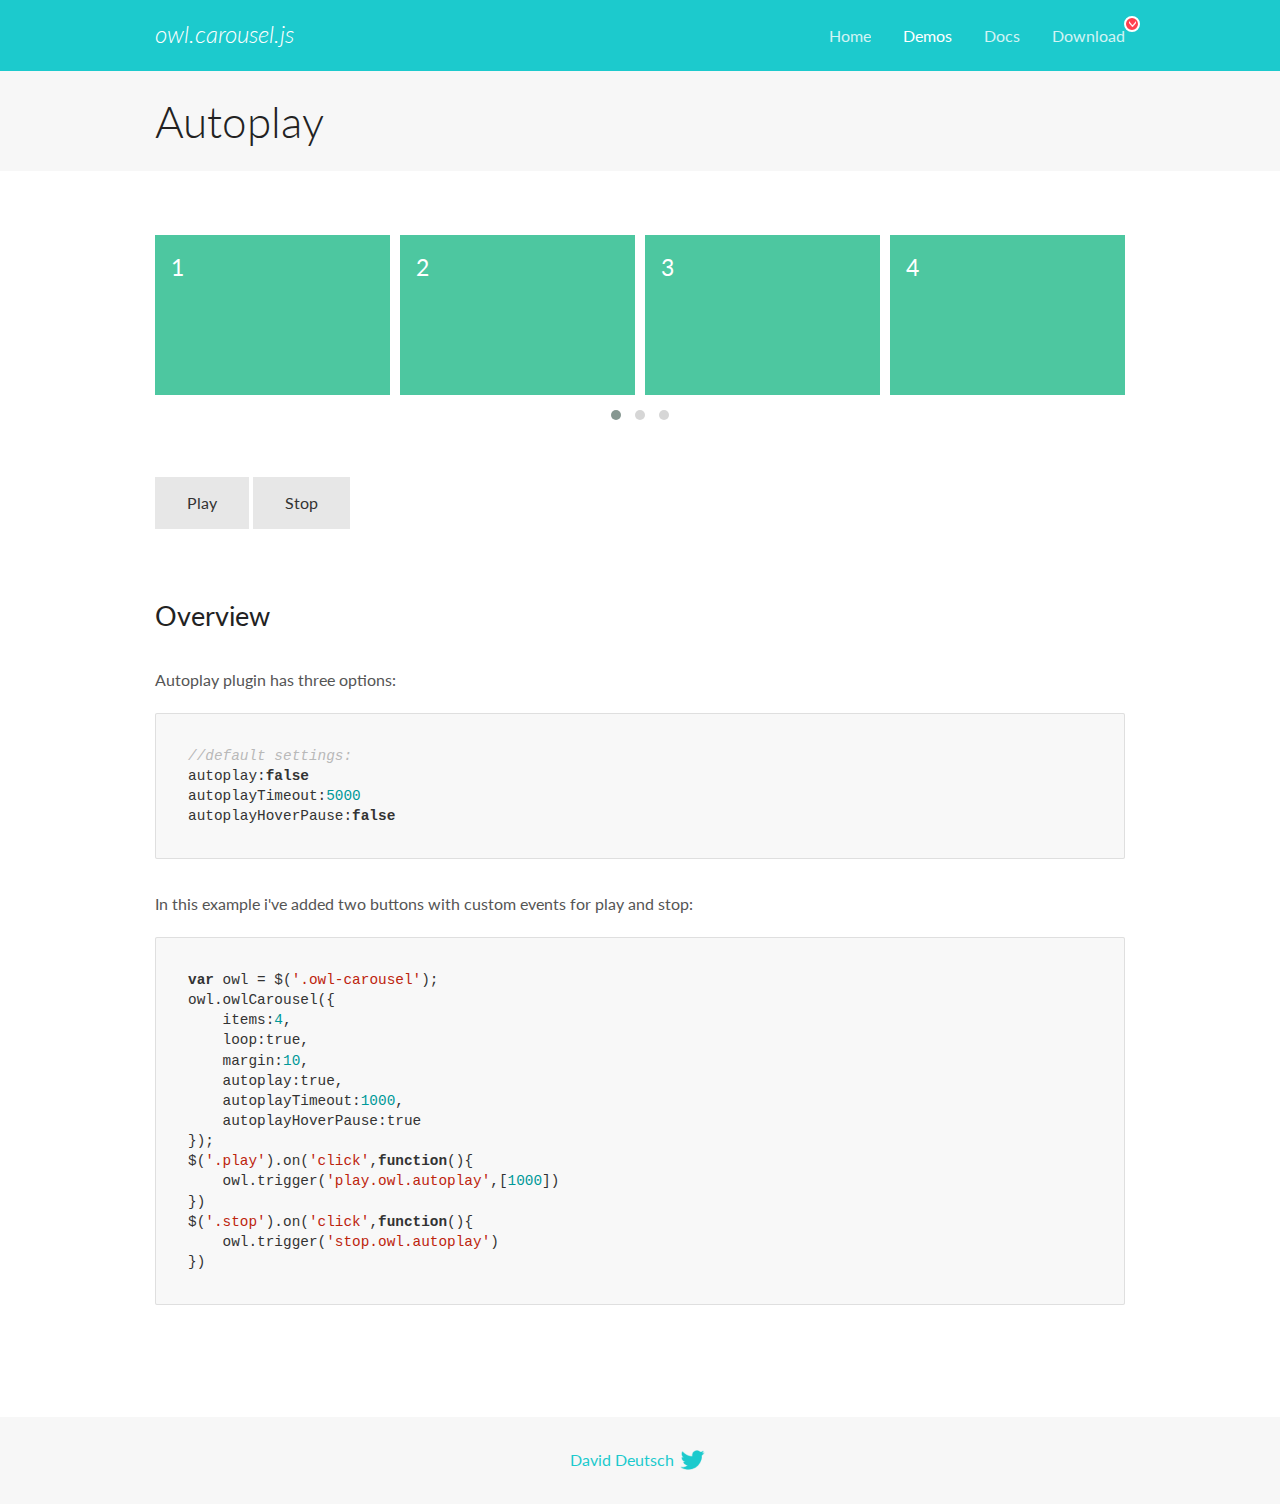
<file: js/OwlCarousel2-2.3.4/docs/demos/autoplay.html>
<!DOCTYPE html>
<html lang="en">
  <head>

    <!-- head -->
    <meta charset="utf-8">
    <meta name="msapplication-tap-highlight" content="no" />
    <meta name="viewport" content="width=device-width, initial-scale=1.0" />
    <meta name="description" content="Autoplay usage demo">
    <meta name="author" content="David Deutsch">
    <title>
      Autoplay Demo | Owl Carousel | 2.3.4
    </title>

    <!-- Stylesheets -->
    <link href='https://fonts.googleapis.com/css?family=Lato:300,400,700,400italic,300italic' rel='stylesheet' type='text/css'>
    <link rel="stylesheet" href="../assets/css/docs.theme.min.css">

    <!-- Owl Stylesheets -->
    <link rel="stylesheet" href="../assets/owlcarousel/assets/owl.carousel.min.css">
    <link rel="stylesheet" href="../assets/owlcarousel/assets/owl.theme.default.min.css">

    <!-- HTML5 shim and Respond.js IE8 support of HTML5 elements and media queries -->

    <!--[if lt IE 9]>
      <script src="https://oss.maxcdn.com/libs/html5shiv/3.7.0/html5shiv.js"></script>
      <script src="https://oss.maxcdn.com/libs/respond.js/1.3.0/respond.min.js"></script>
    <![endif]-->

    <!-- Favicons -->
    <link rel="apple-touch-icon-precomposed" sizes="144x144" href="../assets/ico/apple-touch-icon-144-precomposed.png">
    <link rel="shortcut icon" href="../assets/ico/favicon.png">
    <link rel="shortcut icon" href="favicon.ico">

    <!-- Yeah i know js should not be in header. Its required for demos.-->

    <!-- javascript -->
    <script src="../assets/vendors/jquery.min.js"></script>
    <script src="../assets/owlcarousel/owl.carousel.js"></script>
  </head>
  <body>

    <!-- header -->
    <header class="header">
      <div class="row">
        <div class="large-12 columns">
          <div class="brand left">
            <h3>
              <a href="/OwlCarousel2/">owl.carousel.js</a> 
            </h3>
          </div>
          <a id="toggle-nav" class="right">
            <span></span> <span></span> <span></span> 
          </a> 
          <div class="nav-bar">
            <ul class="clearfix">
              <li> <a href="/OwlCarousel2/index.html">Home</a>  </li>
              <li class="active">
                <a href="/OwlCarousel2/demos/demos.html">Demos</a> 
              </li>
              <li> <a href="/OwlCarousel2/docs/started-welcome.html">Docs</a>  </li>
              <li>
                <a href="https://github.com/OwlCarousel2/OwlCarousel2/archive/2.3.4.zip">Download</a> 
                <span class="download"></span> 
              </li>
            </ul>
          </div>
        </div>
      </div>
    </header>

    <!-- title -->
    <section class="title">
      <div class="row">
        <div class="large-12 columns">
          <h1>Autoplay</h1>
        </div>
      </div>
    </section>

    <!--  Demos -->
    <section id="demos">
      <div class="row">
        <div class="large-12 columns">
          <div class="owl-carousel owl-theme">
            <div class="item">
              <h4>1</h4>
            </div>
            <div class="item">
              <h4>2</h4>
            </div>
            <div class="item">
              <h4>3</h4>
            </div>
            <div class="item">
              <h4>4</h4>
            </div>
            <div class="item">
              <h4>5</h4>
            </div>
            <div class="item">
              <h4>6</h4>
            </div>
            <div class="item">
              <h4>7</h4>
            </div>
            <div class="item">
              <h4>8</h4>
            </div>
            <div class="item">
              <h4>9</h4>
            </div>
            <div class="item">
              <h4>10</h4>
            </div>
            <div class="item">
              <h4>11</h4>
            </div>
            <div class="item">
              <h4>12</h4>
            </div>
          </div>
          <a class="button secondary play">Play</a> 
          <a class="button secondary stop">Stop</a> 
          <h3 id="overview">Overview</h3>
          <p>Autoplay plugin has three options:</p>
          <pre><code>//default settings:
autoplay:false
autoplayTimeout:5000
autoplayHoverPause:false</code></pre>
          <p>In this example i&#39;ve added two buttons with custom events for play and stop:</p>
          <pre><code>var owl = $(&#39;.owl-carousel&#39;);
owl.owlCarousel({
    items:4,
    loop:true,
    margin:10,
    autoplay:true,
    autoplayTimeout:1000,
    autoplayHoverPause:true
});
$(&#39;.play&#39;).on(&#39;click&#39;,function(){
    owl.trigger(&#39;play.owl.autoplay&#39;,[1000])
})
$(&#39;.stop&#39;).on(&#39;click&#39;,function(){
    owl.trigger(&#39;stop.owl.autoplay&#39;)
})</code></pre>
          <script>
            $(document).ready(function() {
              var owl = $('.owl-carousel');
              owl.owlCarousel({
                items: 4,
                loop: true,
                margin: 10,
                autoplay: true,
                autoplayTimeout: 1000,
                autoplayHoverPause: true
              });
              $('.play').on('click', function() {
                owl.trigger('play.owl.autoplay', [1000])
              })
              $('.stop').on('click', function() {
                owl.trigger('stop.owl.autoplay')
              })
            })
          </script>
        </div>
      </div>
    </section>

    <!-- footer -->
    <footer class="footer">
      <div class="row">
        <div class="large-12 columns">
          <h5>
            <a href="/OwlCarousel2/docs/support-contact.html">David Deutsch</a> 
            <a id="custom-tweet-button" href="https://twitter.com/share?url=https://github.com/OwlCarousel2/OwlCarousel2&text=Owl Carousel - This is so awesome! " target="_blank"></a> 
          </h5>
        </div>
      </div>
    </footer>

    <!-- vendors -->
    <script src="../assets/vendors/highlight.js"></script>
    <script src="../assets/js/app.js"></script>
  </body>
</html>
</file>
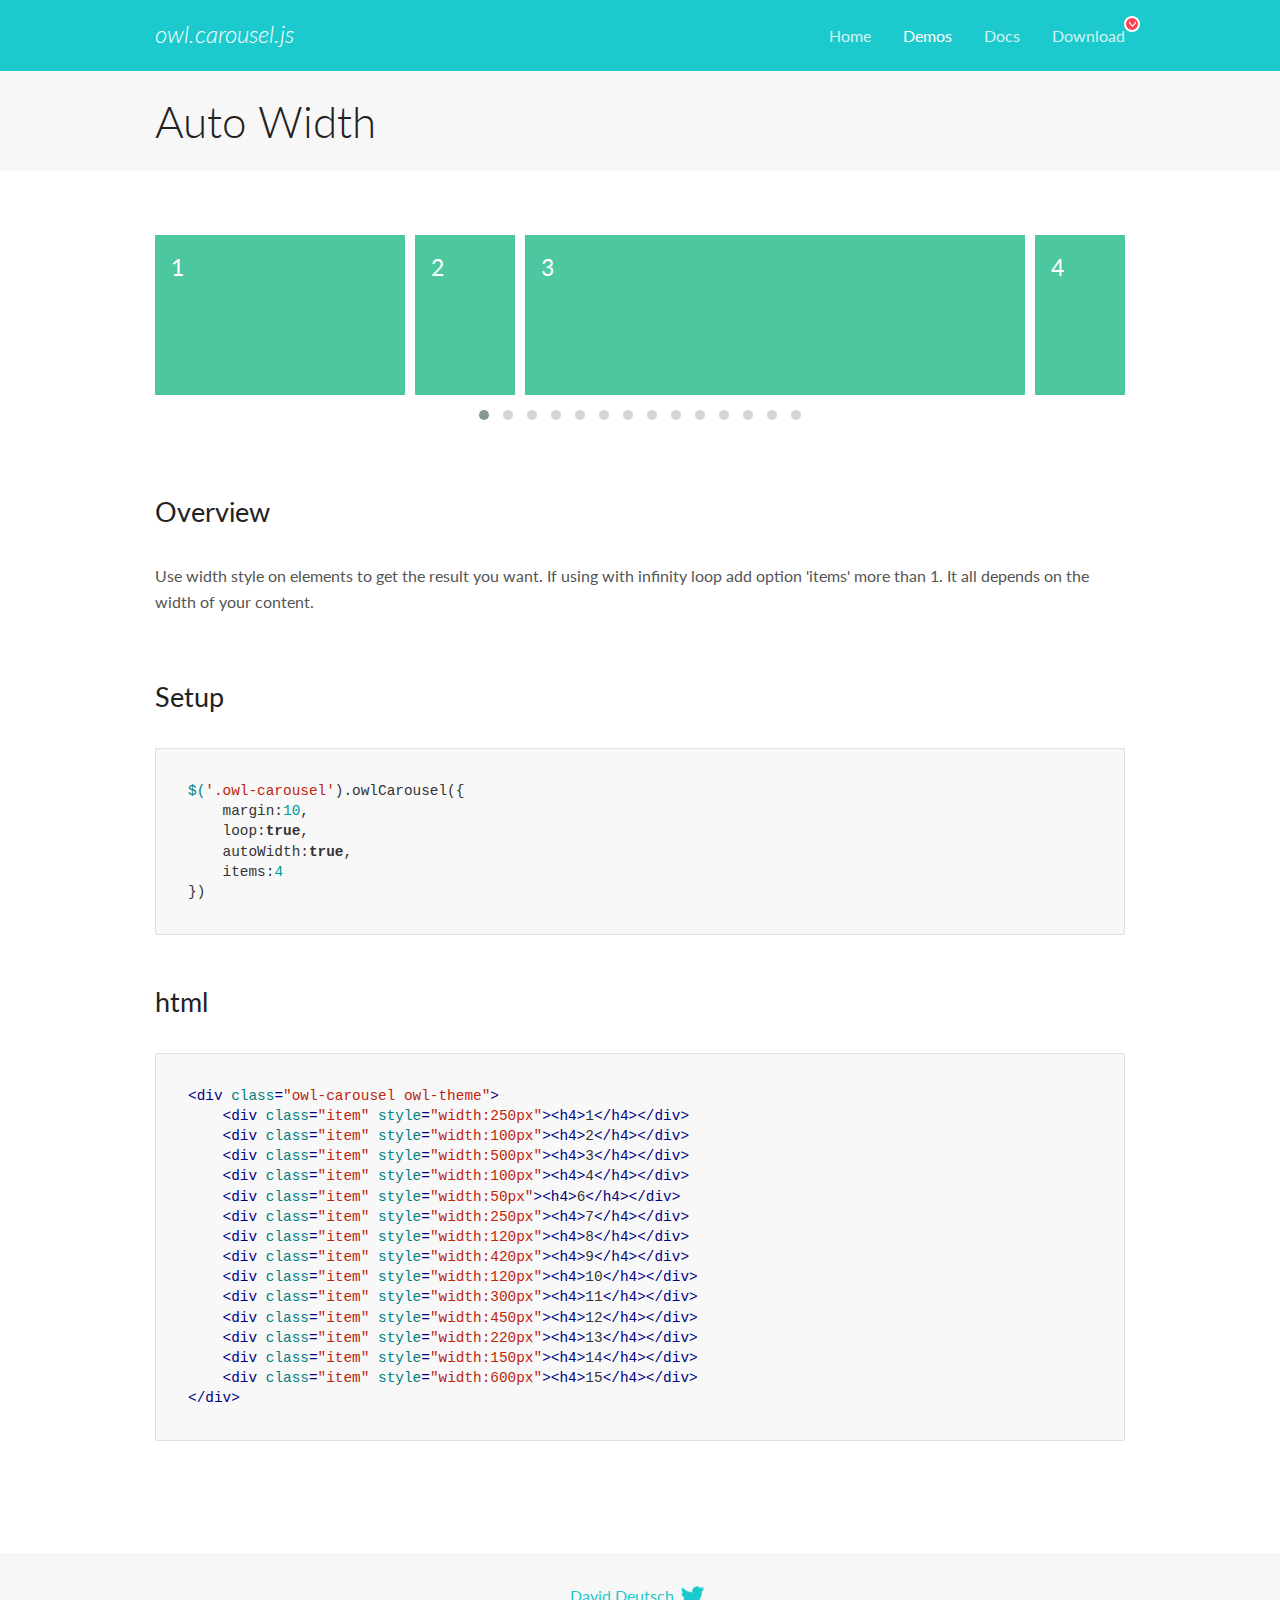
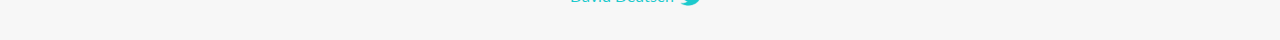
<file: js/OwlCarousel2-2.3.4/docs/demos/autowidth.html>
<!DOCTYPE html>
<html lang="en">
  <head>

    <!-- head -->
    <meta charset="utf-8">
    <meta name="msapplication-tap-highlight" content="no" />
    <meta name="viewport" content="width=device-width, initial-scale=1.0" />
    <meta name="description" content="Auto Width">
    <meta name="author" content="David Deutsch">
    <title>
      Auto Width Demo | Owl Carousel | 2.3.4
    </title>

    <!-- Stylesheets -->
    <link href='https://fonts.googleapis.com/css?family=Lato:300,400,700,400italic,300italic' rel='stylesheet' type='text/css'>
    <link rel="stylesheet" href="../assets/css/docs.theme.min.css">

    <!-- Owl Stylesheets -->
    <link rel="stylesheet" href="../assets/owlcarousel/assets/owl.carousel.min.css">
    <link rel="stylesheet" href="../assets/owlcarousel/assets/owl.theme.default.min.css">

    <!-- HTML5 shim and Respond.js IE8 support of HTML5 elements and media queries -->

    <!--[if lt IE 9]>
      <script src="https://oss.maxcdn.com/libs/html5shiv/3.7.0/html5shiv.js"></script>
      <script src="https://oss.maxcdn.com/libs/respond.js/1.3.0/respond.min.js"></script>
    <![endif]-->

    <!-- Favicons -->
    <link rel="apple-touch-icon-precomposed" sizes="144x144" href="../assets/ico/apple-touch-icon-144-precomposed.png">
    <link rel="shortcut icon" href="../assets/ico/favicon.png">
    <link rel="shortcut icon" href="favicon.ico">

    <!-- Yeah i know js should not be in header. Its required for demos.-->

    <!-- javascript -->
    <script src="../assets/vendors/jquery.min.js"></script>
    <script src="../assets/owlcarousel/owl.carousel.js"></script>
  </head>
  <body>

    <!-- header -->
    <header class="header">
      <div class="row">
        <div class="large-12 columns">
          <div class="brand left">
            <h3>
              <a href="/OwlCarousel2/">owl.carousel.js</a> 
            </h3>
          </div>
          <a id="toggle-nav" class="right">
            <span></span> <span></span> <span></span> 
          </a> 
          <div class="nav-bar">
            <ul class="clearfix">
              <li> <a href="/OwlCarousel2/index.html">Home</a>  </li>
              <li class="active">
                <a href="/OwlCarousel2/demos/demos.html">Demos</a> 
              </li>
              <li> <a href="/OwlCarousel2/docs/started-welcome.html">Docs</a>  </li>
              <li>
                <a href="https://github.com/OwlCarousel2/OwlCarousel2/archive/2.3.4.zip">Download</a> 
                <span class="download"></span> 
              </li>
            </ul>
          </div>
        </div>
      </div>
    </header>

    <!-- title -->
    <section class="title">
      <div class="row">
        <div class="large-12 columns">
          <h1>Auto Width</h1>
        </div>
      </div>
    </section>

    <!--  Demos -->
    <section id="demos">
      <div class="row">
        <div class="large-12 columns">
          <div class="owl-carousel owl-theme">
            <div class="item" style="width:250px">
              <h4>1</h4>
            </div>
            <div class="item" style="width:100px">
              <h4>2</h4>
            </div>
            <div class="item" style="width:500px">
              <h4>3</h4>
            </div>
            <div class="item" style="width:100px">
              <h4>4</h4>
            </div>
            <div class="item" style="width:50px">
              <h4>6</h4>
            </div>
            <div class="item" style="width:250px">
              <h4>7</h4>
            </div>
            <div class="item" style="width:120px">
              <h4>8</h4>
            </div>
            <div class="item" style="width:420px">
              <h4>9</h4>
            </div>
            <div class="item" style="width:120px">
              <h4>10</h4>
            </div>
            <div class="item" style="width:300px">
              <h4>11</h4>
            </div>
            <div class="item" style="width:450px">
              <h4>12</h4>
            </div>
            <div class="item" style="width:220px">
              <h4>13</h4>
            </div>
            <div class="item" style="width:150px">
              <h4>14</h4>
            </div>
            <div class="item" style="width:600px">
              <h4>15</h4>
            </div>
          </div>
          <h3 id="overview">Overview</h3>
          <p>Use width style on elements to get the result you want. If using with infinity loop add option &#39;items&#39; more than 1. It all depends on the width of your content.</p>
          <h3 id="setup">Setup</h3>
          <pre><code>$(&#39;.owl-carousel&#39;).owlCarousel({
    margin:10,
    loop:true,
    autoWidth:true,
    items:4
})</code></pre>
          <h3 id="html">html</h3>
          <pre><code>&lt;div class=&quot;owl-carousel owl-theme&quot;&gt;
    &lt;div class=&quot;item&quot; style=&quot;width:250px&quot;&gt;&lt;h4&gt;1&lt;/h4&gt;&lt;/div&gt;
    &lt;div class=&quot;item&quot; style=&quot;width:100px&quot;&gt;&lt;h4&gt;2&lt;/h4&gt;&lt;/div&gt;
    &lt;div class=&quot;item&quot; style=&quot;width:500px&quot;&gt;&lt;h4&gt;3&lt;/h4&gt;&lt;/div&gt;
    &lt;div class=&quot;item&quot; style=&quot;width:100px&quot;&gt;&lt;h4&gt;4&lt;/h4&gt;&lt;/div&gt;
    &lt;div class=&quot;item&quot; style=&quot;width:50px&quot;&gt;&lt;h4&gt;6&lt;/h4&gt;&lt;/div&gt;
    &lt;div class=&quot;item&quot; style=&quot;width:250px&quot;&gt;&lt;h4&gt;7&lt;/h4&gt;&lt;/div&gt;
    &lt;div class=&quot;item&quot; style=&quot;width:120px&quot;&gt;&lt;h4&gt;8&lt;/h4&gt;&lt;/div&gt;
    &lt;div class=&quot;item&quot; style=&quot;width:420px&quot;&gt;&lt;h4&gt;9&lt;/h4&gt;&lt;/div&gt;
    &lt;div class=&quot;item&quot; style=&quot;width:120px&quot;&gt;&lt;h4&gt;10&lt;/h4&gt;&lt;/div&gt;
    &lt;div class=&quot;item&quot; style=&quot;width:300px&quot;&gt;&lt;h4&gt;11&lt;/h4&gt;&lt;/div&gt;
    &lt;div class=&quot;item&quot; style=&quot;width:450px&quot;&gt;&lt;h4&gt;12&lt;/h4&gt;&lt;/div&gt;
    &lt;div class=&quot;item&quot; style=&quot;width:220px&quot;&gt;&lt;h4&gt;13&lt;/h4&gt;&lt;/div&gt;
    &lt;div class=&quot;item&quot; style=&quot;width:150px&quot;&gt;&lt;h4&gt;14&lt;/h4&gt;&lt;/div&gt;
    &lt;div class=&quot;item&quot; style=&quot;width:600px&quot;&gt;&lt;h4&gt;15&lt;/h4&gt;&lt;/div&gt;
&lt;/div&gt;</code></pre>
          <script>
            $(document).ready(function() {
              $('.owl-carousel').owlCarousel({
                margin: 10,
                loop: true,
                autoWidth: true,
                items: 4
              })
            })
          </script>
        </div>
      </div>
    </section>

    <!-- footer -->
    <footer class="footer">
      <div class="row">
        <div class="large-12 columns">
          <h5>
            <a href="/OwlCarousel2/docs/support-contact.html">David Deutsch</a> 
            <a id="custom-tweet-button" href="https://twitter.com/share?url=https://github.com/OwlCarousel2/OwlCarousel2&text=Owl Carousel - This is so awesome! " target="_blank"></a> 
          </h5>
        </div>
      </div>
    </footer>

    <!-- vendors -->
    <script src="../assets/vendors/highlight.js"></script>
    <script src="../assets/js/app.js"></script>
  </body>
</html>
</file>
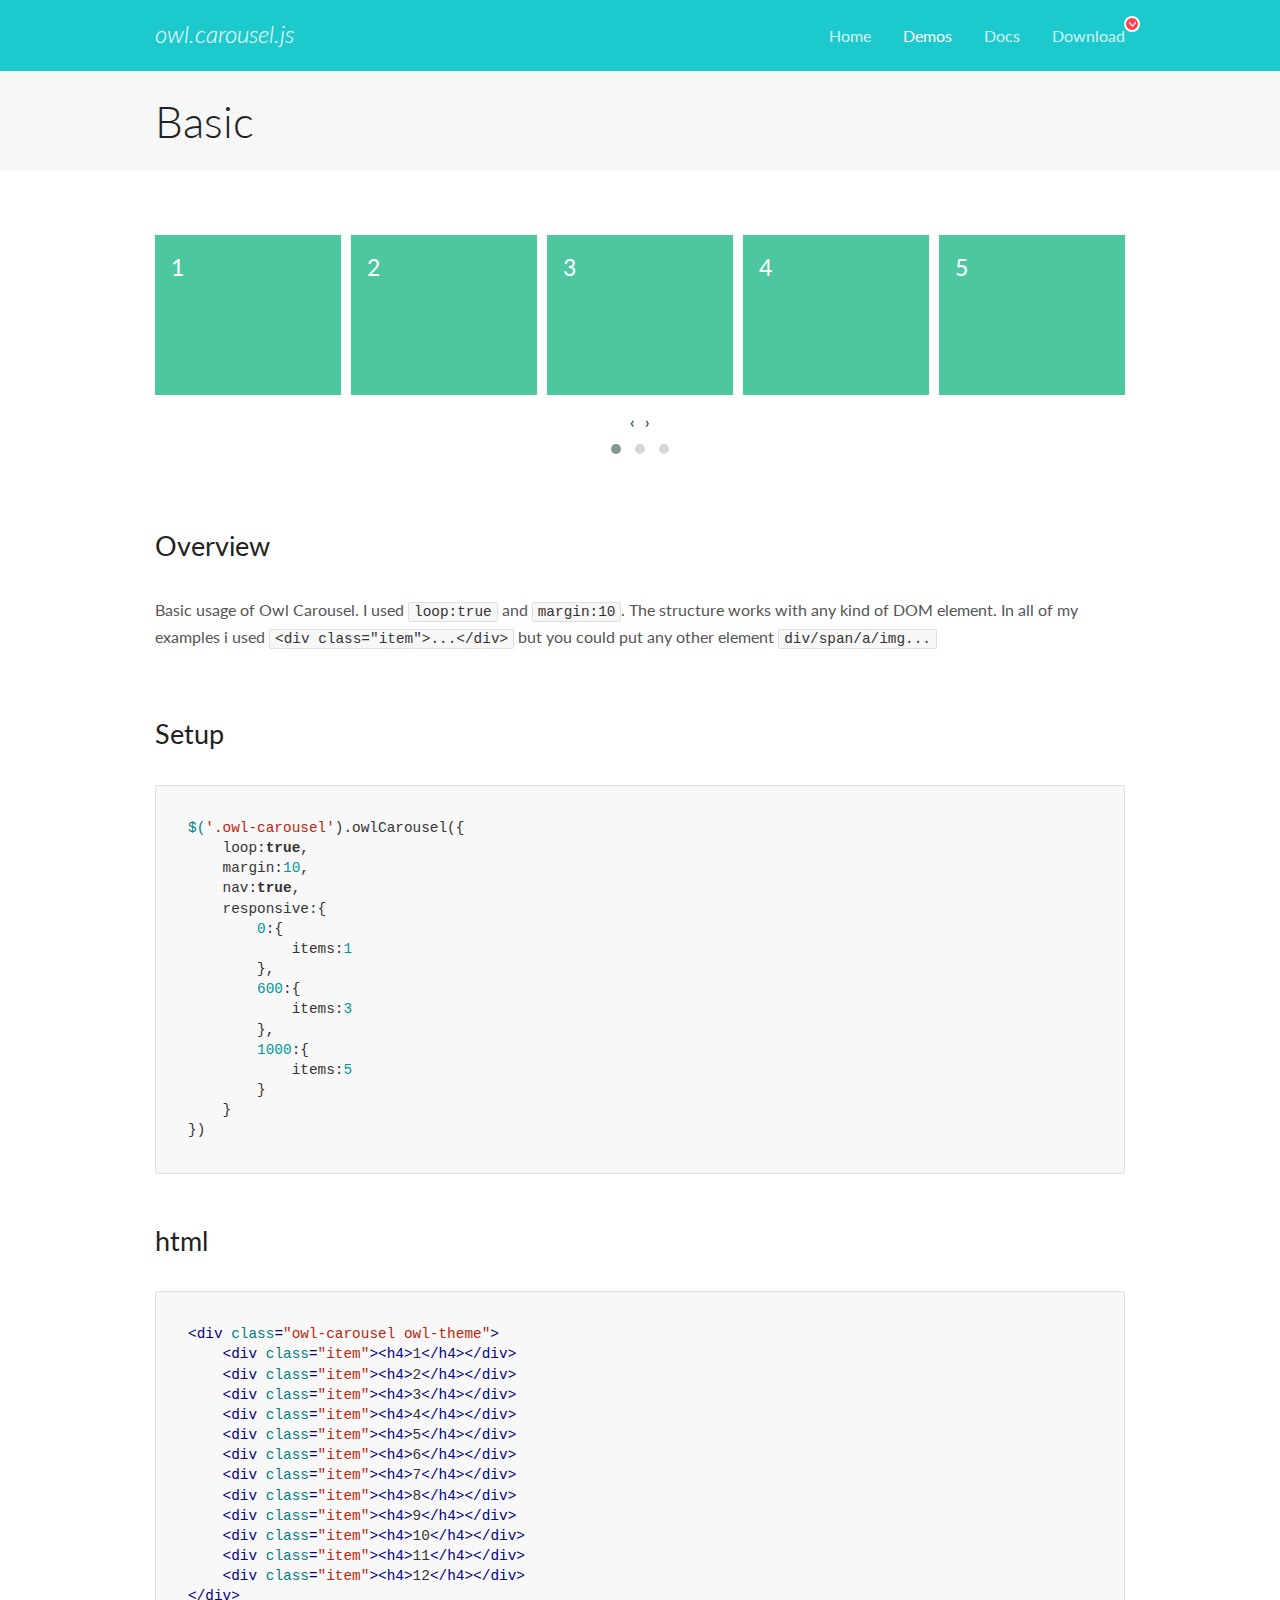
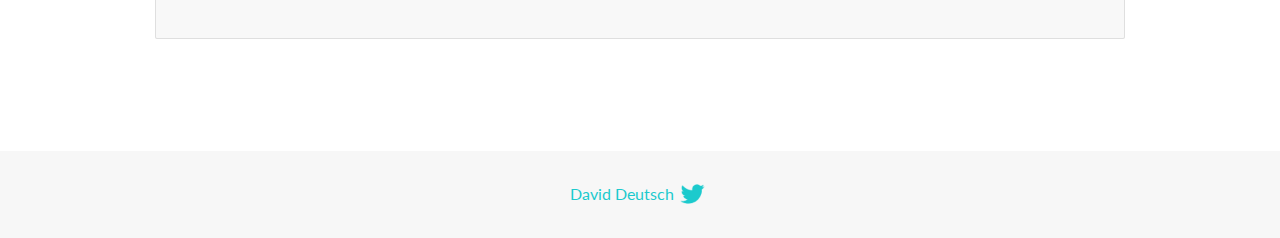
<file: js/OwlCarousel2-2.3.4/docs/demos/basic.html>
<!DOCTYPE html>
<html lang="en">
  <head>

    <!-- head -->
    <meta charset="utf-8">
    <meta name="msapplication-tap-highlight" content="no" />
    <meta name="viewport" content="width=device-width, initial-scale=1.0" />
    <meta name="description" content="Basic usage demo">
    <meta name="author" content="David Deutsch">
    <title>
      Basic Demo | Owl Carousel | 2.3.4
    </title>

    <!-- Stylesheets -->
    <link href='https://fonts.googleapis.com/css?family=Lato:300,400,700,400italic,300italic' rel='stylesheet' type='text/css'>
    <link rel="stylesheet" href="../assets/css/docs.theme.min.css">

    <!-- Owl Stylesheets -->
    <link rel="stylesheet" href="../assets/owlcarousel/assets/owl.carousel.min.css">
    <link rel="stylesheet" href="../assets/owlcarousel/assets/owl.theme.default.min.css">

    <!-- HTML5 shim and Respond.js IE8 support of HTML5 elements and media queries -->

    <!--[if lt IE 9]>
      <script src="https://oss.maxcdn.com/libs/html5shiv/3.7.0/html5shiv.js"></script>
      <script src="https://oss.maxcdn.com/libs/respond.js/1.3.0/respond.min.js"></script>
    <![endif]-->

    <!-- Favicons -->
    <link rel="apple-touch-icon-precomposed" sizes="144x144" href="../assets/ico/apple-touch-icon-144-precomposed.png">
    <link rel="shortcut icon" href="../assets/ico/favicon.png">
    <link rel="shortcut icon" href="favicon.ico">

    <!-- Yeah i know js should not be in header. Its required for demos.-->

    <!-- javascript -->
    <script src="../assets/vendors/jquery.min.js"></script>
    <script src="../assets/owlcarousel/owl.carousel.js"></script>
  </head>
  <body>

    <!-- header -->
    <header class="header">
      <div class="row">
        <div class="large-12 columns">
          <div class="brand left">
            <h3>
              <a href="/OwlCarousel2/">owl.carousel.js</a> 
            </h3>
          </div>
          <a id="toggle-nav" class="right">
            <span></span> <span></span> <span></span> 
          </a> 
          <div class="nav-bar">
            <ul class="clearfix">
              <li> <a href="/OwlCarousel2/index.html">Home</a>  </li>
              <li class="active">
                <a href="/OwlCarousel2/demos/demos.html">Demos</a> 
              </li>
              <li> <a href="/OwlCarousel2/docs/started-welcome.html">Docs</a>  </li>
              <li>
                <a href="https://github.com/OwlCarousel2/OwlCarousel2/archive/2.3.4.zip">Download</a> 
                <span class="download"></span> 
              </li>
            </ul>
          </div>
        </div>
      </div>
    </header>

    <!-- title -->
    <section class="title">
      <div class="row">
        <div class="large-12 columns">
          <h1>Basic</h1>
        </div>
      </div>
    </section>

    <!--  Demos -->
    <section id="demos">
      <div class="row">
        <div class="large-12 columns">
          <div class="owl-carousel owl-theme">
            <div class="item">
              <h4>1</h4>
            </div>
            <div class="item">
              <h4>2</h4>
            </div>
            <div class="item">
              <h4>3</h4>
            </div>
            <div class="item">
              <h4>4</h4>
            </div>
            <div class="item">
              <h4>5</h4>
            </div>
            <div class="item">
              <h4>6</h4>
            </div>
            <div class="item">
              <h4>7</h4>
            </div>
            <div class="item">
              <h4>8</h4>
            </div>
            <div class="item">
              <h4>9</h4>
            </div>
            <div class="item">
              <h4>10</h4>
            </div>
            <div class="item">
              <h4>11</h4>
            </div>
            <div class="item">
              <h4>12</h4>
            </div>
          </div>
          <h3 id="overview">Overview</h3>
          <p>Basic usage of Owl Carousel. I used <code>loop:true</code> and <code>margin:10</code>. The structure works with any kind of DOM element. In all of my examples i used <code>&lt;div class=&quot;item&quot;&gt;...&lt;/div&gt;</code> but you could
            put any other element <code>div/span/a/img...</code></p>
          <h3 id="setup">Setup</h3>
          <pre><code>$(&#39;.owl-carousel&#39;).owlCarousel({
    loop:true,
    margin:10,
    nav:true,
    responsive:{
        0:{
            items:1
        },
        600:{
            items:3
        },
        1000:{
            items:5
        }
    }
})</code></pre>
          <h3 id="html">html</h3>
          <pre><code>&lt;div class=&quot;owl-carousel owl-theme&quot;&gt;
    &lt;div class=&quot;item&quot;&gt;&lt;h4&gt;1&lt;/h4&gt;&lt;/div&gt;
    &lt;div class=&quot;item&quot;&gt;&lt;h4&gt;2&lt;/h4&gt;&lt;/div&gt;
    &lt;div class=&quot;item&quot;&gt;&lt;h4&gt;3&lt;/h4&gt;&lt;/div&gt;
    &lt;div class=&quot;item&quot;&gt;&lt;h4&gt;4&lt;/h4&gt;&lt;/div&gt;
    &lt;div class=&quot;item&quot;&gt;&lt;h4&gt;5&lt;/h4&gt;&lt;/div&gt;
    &lt;div class=&quot;item&quot;&gt;&lt;h4&gt;6&lt;/h4&gt;&lt;/div&gt;
    &lt;div class=&quot;item&quot;&gt;&lt;h4&gt;7&lt;/h4&gt;&lt;/div&gt;
    &lt;div class=&quot;item&quot;&gt;&lt;h4&gt;8&lt;/h4&gt;&lt;/div&gt;
    &lt;div class=&quot;item&quot;&gt;&lt;h4&gt;9&lt;/h4&gt;&lt;/div&gt;
    &lt;div class=&quot;item&quot;&gt;&lt;h4&gt;10&lt;/h4&gt;&lt;/div&gt;
    &lt;div class=&quot;item&quot;&gt;&lt;h4&gt;11&lt;/h4&gt;&lt;/div&gt;
    &lt;div class=&quot;item&quot;&gt;&lt;h4&gt;12&lt;/h4&gt;&lt;/div&gt;
&lt;/div&gt;</code></pre>
          <script>
            $(document).ready(function() {
              var owl = $('.owl-carousel');
              owl.owlCarousel({
                margin: 10,
                nav: true,
                loop: true,
                responsive: {
                  0: {
                    items: 1
                  },
                  600: {
                    items: 3
                  },
                  1000: {
                    items: 5
                  }
                }
              })
            })
          </script>
        </div>
      </div>
    </section>

    <!-- footer -->
    <footer class="footer">
      <div class="row">
        <div class="large-12 columns">
          <h5>
            <a href="/OwlCarousel2/docs/support-contact.html">David Deutsch</a> 
            <a id="custom-tweet-button" href="https://twitter.com/share?url=https://github.com/OwlCarousel2/OwlCarousel2&text=Owl Carousel - This is so awesome! " target="_blank"></a> 
          </h5>
        </div>
      </div>
    </footer>

    <!-- vendors -->
    <script src="../assets/vendors/highlight.js"></script>
    <script src="../assets/js/app.js"></script>
  </body>
</html>
</file>
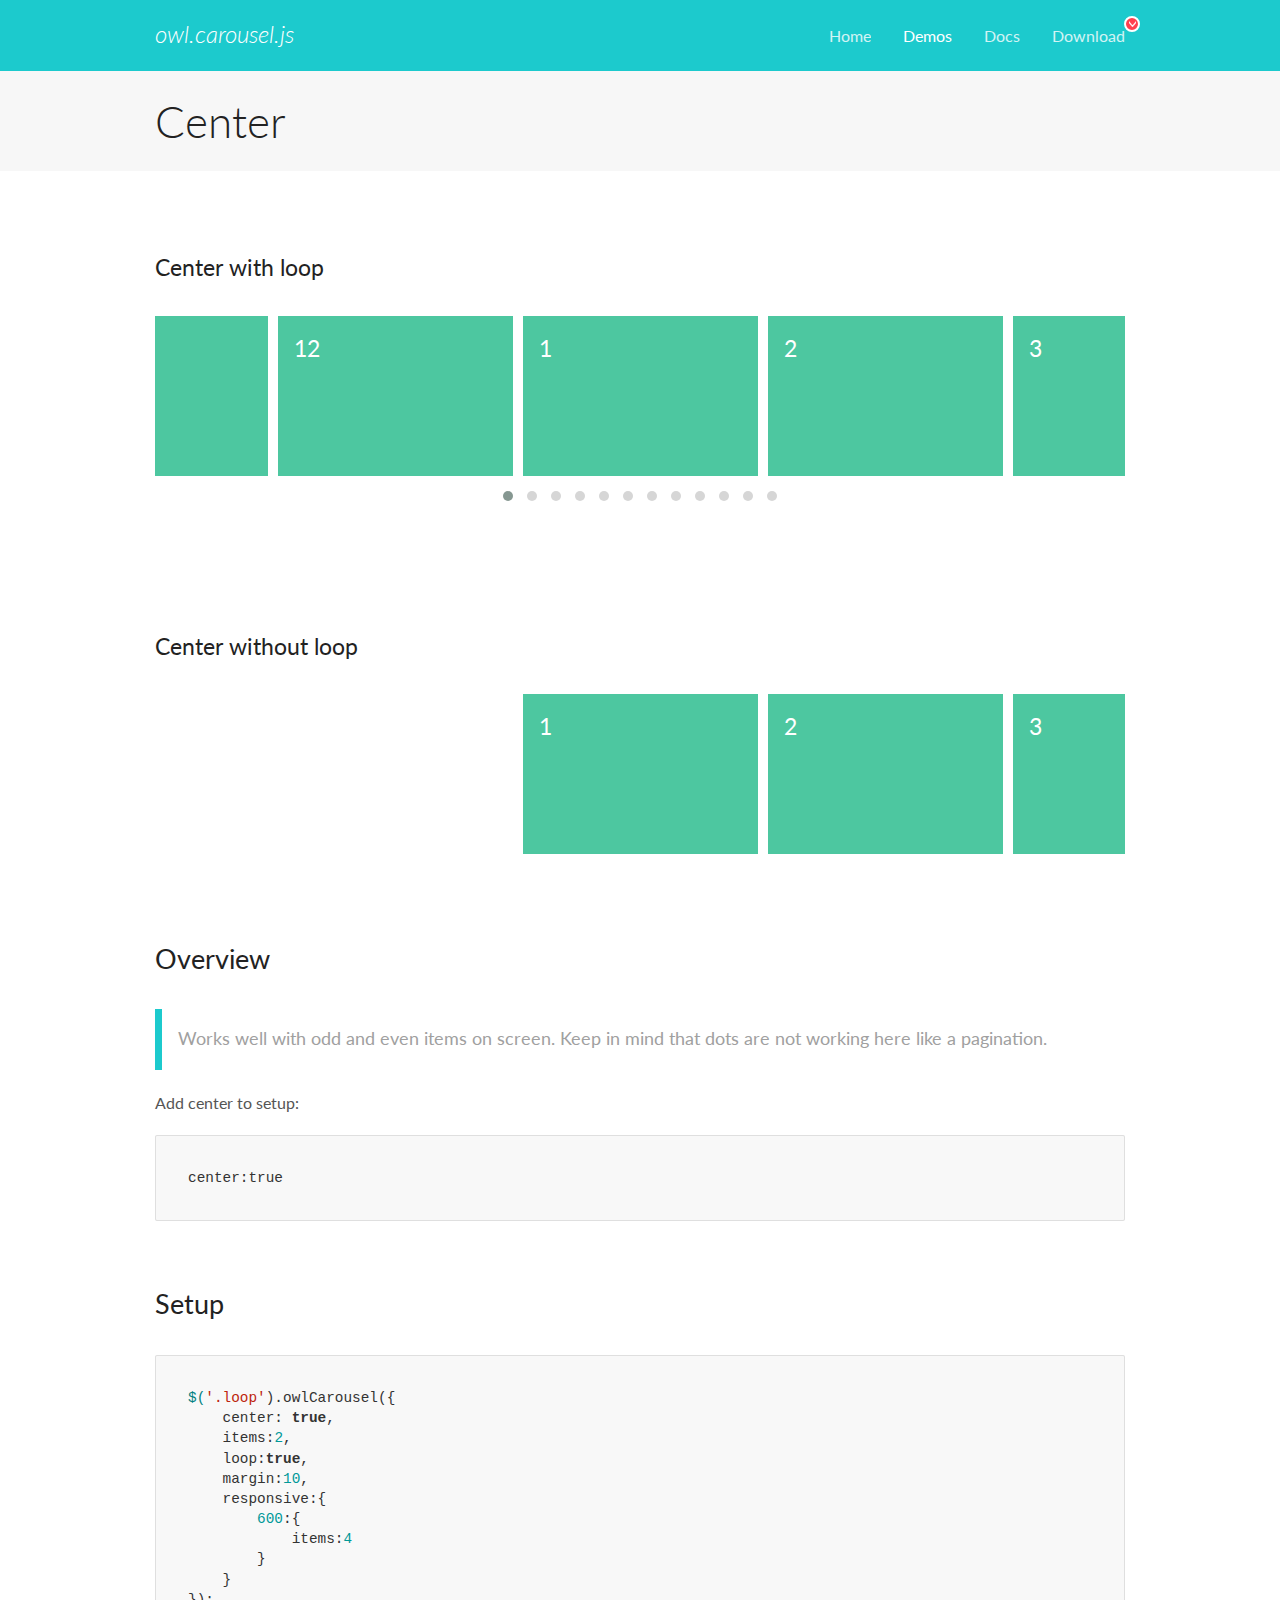
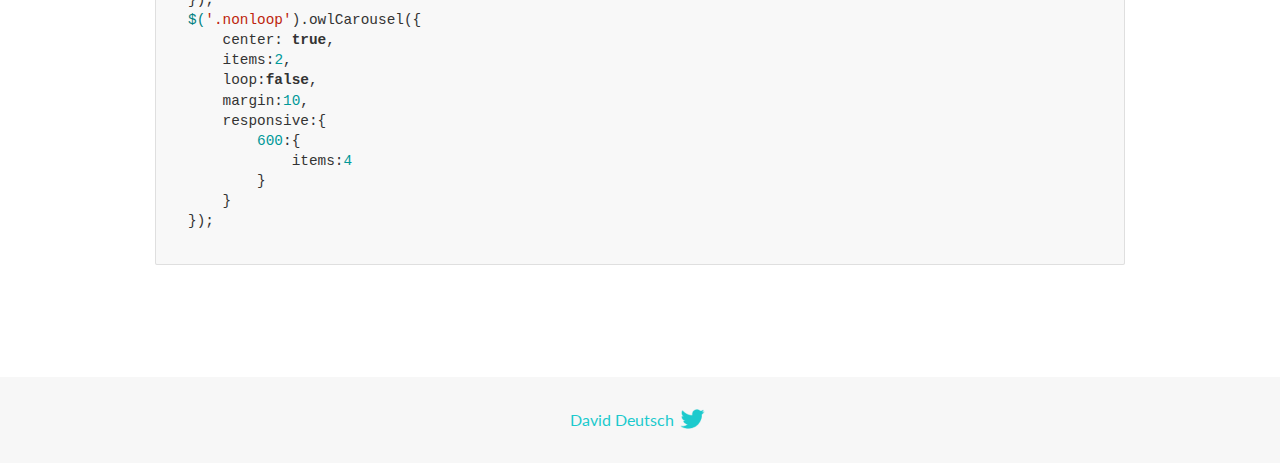
<file: js/OwlCarousel2-2.3.4/docs/demos/center.html>
<!DOCTYPE html>
<html lang="en">
  <head>

    <!-- head -->
    <meta charset="utf-8">
    <meta name="msapplication-tap-highlight" content="no" />
    <meta name="viewport" content="width=device-width, initial-scale=1.0" />
    <meta name="description" content="Center carousel">
    <meta name="author" content="David Deutsch">
    <title>
      Center Demo | Owl Carousel | 2.3.4
    </title>

    <!-- Stylesheets -->
    <link href='https://fonts.googleapis.com/css?family=Lato:300,400,700,400italic,300italic' rel='stylesheet' type='text/css'>
    <link rel="stylesheet" href="../assets/css/docs.theme.min.css">

    <!-- Owl Stylesheets -->
    <link rel="stylesheet" href="../assets/owlcarousel/assets/owl.carousel.min.css">
    <link rel="stylesheet" href="../assets/owlcarousel/assets/owl.theme.default.min.css">

    <!-- HTML5 shim and Respond.js IE8 support of HTML5 elements and media queries -->

    <!--[if lt IE 9]>
      <script src="https://oss.maxcdn.com/libs/html5shiv/3.7.0/html5shiv.js"></script>
      <script src="https://oss.maxcdn.com/libs/respond.js/1.3.0/respond.min.js"></script>
    <![endif]-->

    <!-- Favicons -->
    <link rel="apple-touch-icon-precomposed" sizes="144x144" href="../assets/ico/apple-touch-icon-144-precomposed.png">
    <link rel="shortcut icon" href="../assets/ico/favicon.png">
    <link rel="shortcut icon" href="favicon.ico">

    <!-- Yeah i know js should not be in header. Its required for demos.-->

    <!-- javascript -->
    <script src="../assets/vendors/jquery.min.js"></script>
    <script src="../assets/owlcarousel/owl.carousel.js"></script>
  </head>
  <body>

    <!-- header -->
    <header class="header">
      <div class="row">
        <div class="large-12 columns">
          <div class="brand left">
            <h3>
              <a href="/OwlCarousel2/">owl.carousel.js</a> 
            </h3>
          </div>
          <a id="toggle-nav" class="right">
            <span></span> <span></span> <span></span> 
          </a> 
          <div class="nav-bar">
            <ul class="clearfix">
              <li> <a href="/OwlCarousel2/index.html">Home</a>  </li>
              <li class="active">
                <a href="/OwlCarousel2/demos/demos.html">Demos</a> 
              </li>
              <li> <a href="/OwlCarousel2/docs/started-welcome.html">Docs</a>  </li>
              <li>
                <a href="https://github.com/OwlCarousel2/OwlCarousel2/archive/2.3.4.zip">Download</a> 
                <span class="download"></span> 
              </li>
            </ul>
          </div>
        </div>
      </div>
    </header>

    <!-- title -->
    <section class="title">
      <div class="row">
        <div class="large-12 columns">
          <h1>Center</h1>
        </div>
      </div>
    </section>

    <!--  Demos -->
    <section id="demos">
      <div class="row">
        <div class="large-12 columns">
          <h4 id="center-with-loop">Center with loop</h4>
          <div class="loop owl-carousel owl-theme">
            <div class="item">
              <h4>1</h4>
            </div>
            <div class="item">
              <h4>2</h4>
            </div>
            <div class="item">
              <h4>3</h4>
            </div>
            <div class="item">
              <h4>4</h4>
            </div>
            <div class="item">
              <h4>5</h4>
            </div>
            <div class="item">
              <h4>6</h4>
            </div>
            <div class="item">
              <h4>7</h4>
            </div>
            <div class="item">
              <h4>8</h4>
            </div>
            <div class="item">
              <h4>9</h4>
            </div>
            <div class="item">
              <h4>10</h4>
            </div>
            <div class="item">
              <h4>11</h4>
            </div>
            <div class="item">
              <h4>12</h4>
            </div>
          </div>
          <br>
          <h4 id="center-without-loop">Center without loop</h4>
          <div class="nonloop owl-carousel">
            <div class="item">
              <h4>1</h4>
            </div>
            <div class="item">
              <h4>2</h4>
            </div>
            <div class="item">
              <h4>3</h4>
            </div>
            <div class="item">
              <h4>4</h4>
            </div>
            <div class="item">
              <h4>5</h4>
            </div>
            <div class="item">
              <h4>6</h4>
            </div>
            <div class="item">
              <h4>7</h4>
            </div>
            <div class="item">
              <h4>8</h4>
            </div>
            <div class="item">
              <h4>9</h4>
            </div>
            <div class="item">
              <h4>10</h4>
            </div>
            <div class="item">
              <h4>11</h4>
            </div>
            <div class="item">
              <h4>12</h4>
            </div>
          </div>
          <h3 id="overview">Overview</h3>
          <blockquote>
            <p>Works well with odd and even items on screen. Keep in mind that dots are not working here like a pagination.</p>
          </blockquote>
          <p>Add center to setup:</p>
          <pre><code>center:true</code></pre>
          <h3 id="setup">Setup</h3>
          <pre><code>$(&#39;.loop&#39;).owlCarousel({
    center: true,
    items:2,
    loop:true,
    margin:10,
    responsive:{
        600:{
            items:4
        }
    }
});
$(&#39;.nonloop&#39;).owlCarousel({
    center: true,
    items:2,
    loop:false,
    margin:10,
    responsive:{
        600:{
            items:4
        }
    }
});</code></pre>
          <script>
            jQuery(document).ready(function($) {
              $('.loop').owlCarousel({
                center: true,
                items: 2,
                loop: true,
                margin: 10,
                responsive: {
                  600: {
                    items: 4
                  }
                }
              });
              $('.nonloop').owlCarousel({
                center: true,
                items: 2,
                loop: false,
                margin: 10,
                responsive: {
                  600: {
                    items: 4
                  }
                }
              });
            });
          </script>
        </div>
      </div>
    </section>

    <!-- footer -->
    <footer class="footer">
      <div class="row">
        <div class="large-12 columns">
          <h5>
            <a href="/OwlCarousel2/docs/support-contact.html">David Deutsch</a> 
            <a id="custom-tweet-button" href="https://twitter.com/share?url=https://github.com/OwlCarousel2/OwlCarousel2&text=Owl Carousel - This is so awesome! " target="_blank"></a> 
          </h5>
        </div>
      </div>
    </footer>

    <!-- vendors -->
    <script src="../assets/vendors/highlight.js"></script>
    <script src="../assets/js/app.js"></script>
  </body>
</html>
</file>
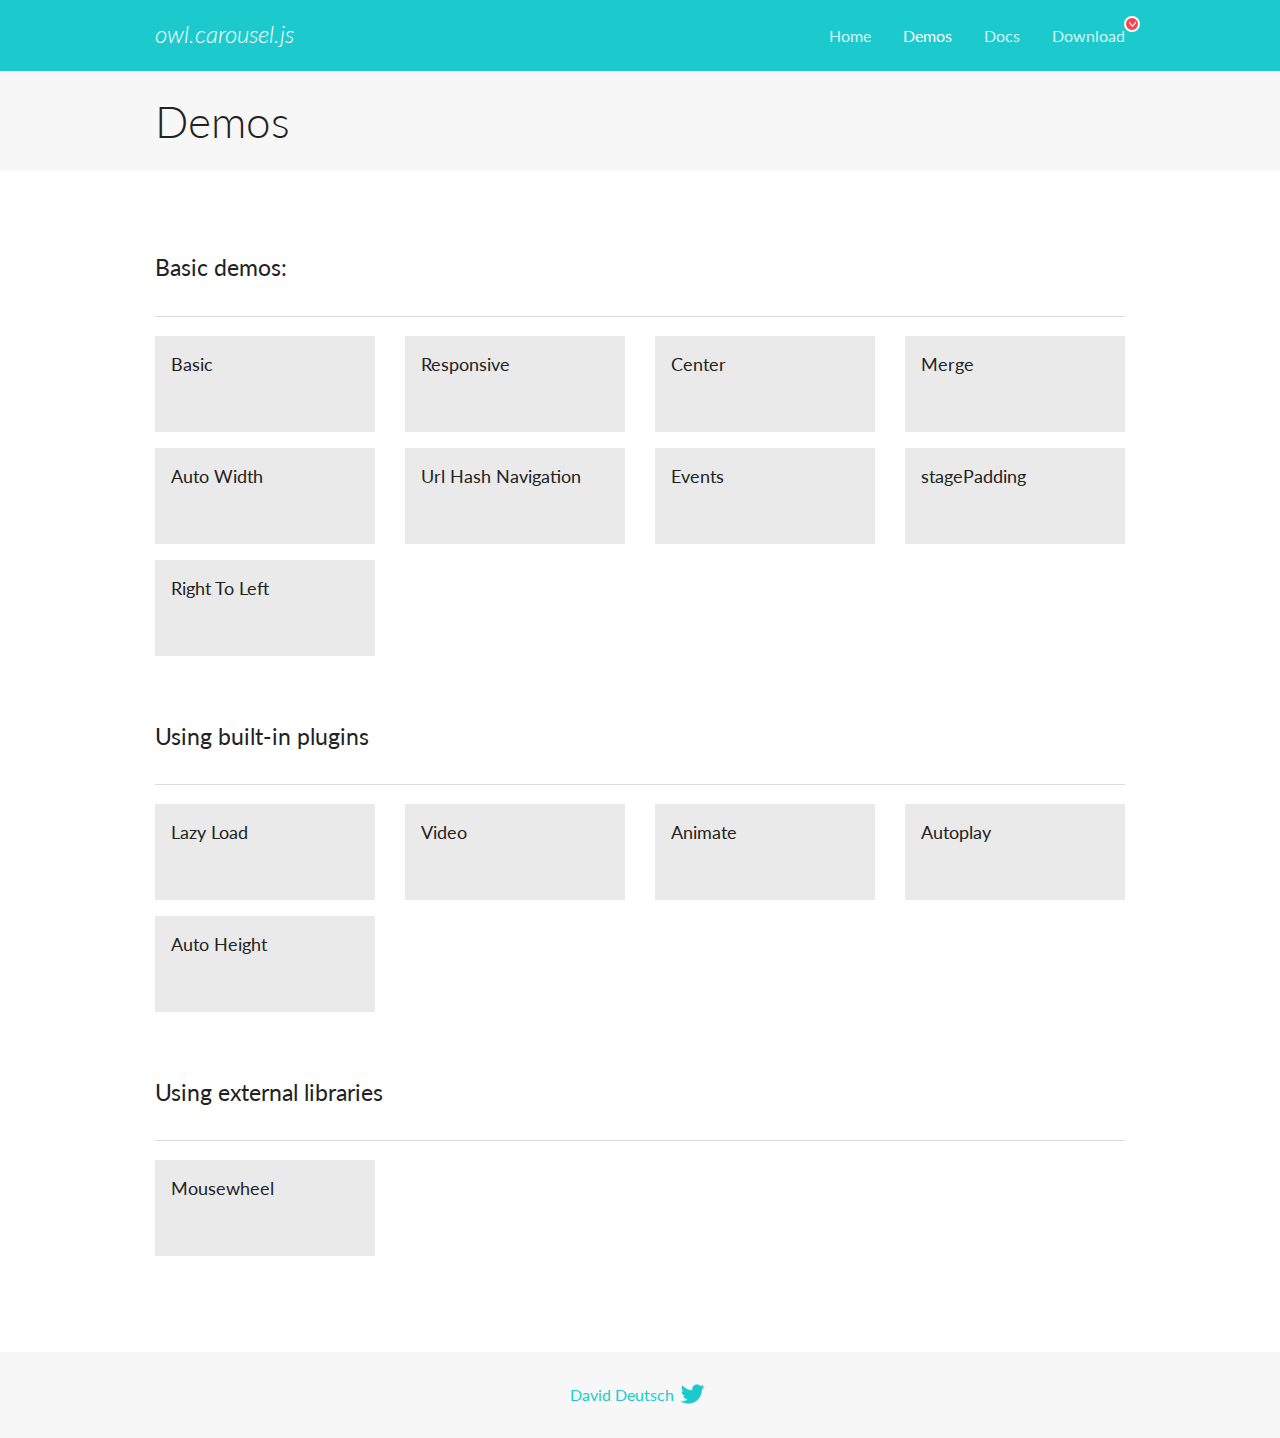
<file: js/OwlCarousel2-2.3.4/docs/demos/demos.html>
<!DOCTYPE html>
<html lang="en">
  <head>

    <!-- head -->
    <meta charset="utf-8">
    <meta name="msapplication-tap-highlight" content="no" />
    <meta name="viewport" content="width=device-width, initial-scale=1.0" />
    <meta name="description" content="A list of Owl Carousel examples.">
    <meta name="author" content="David Deutsch">
    <title>
      Demos | Owl Carousel | 2.3.4
    </title>

    <!-- Stylesheets -->
    <link href='https://fonts.googleapis.com/css?family=Lato:300,400,700,400italic,300italic' rel='stylesheet' type='text/css'>
    <link rel="stylesheet" href="../assets/css/docs.theme.min.css">

    <!-- Owl Stylesheets -->
    <link rel="stylesheet" href="../assets/owlcarousel/assets/owl.carousel.min.css">
    <link rel="stylesheet" href="../assets/owlcarousel/assets/owl.theme.default.min.css">

    <!-- HTML5 shim and Respond.js IE8 support of HTML5 elements and media queries -->

    <!--[if lt IE 9]>
      <script src="https://oss.maxcdn.com/libs/html5shiv/3.7.0/html5shiv.js"></script>
      <script src="https://oss.maxcdn.com/libs/respond.js/1.3.0/respond.min.js"></script>
    <![endif]-->

    <!-- Favicons -->
    <link rel="apple-touch-icon-precomposed" sizes="144x144" href="../assets/ico/apple-touch-icon-144-precomposed.png">
    <link rel="shortcut icon" href="../assets/ico/favicon.png">
    <link rel="shortcut icon" href="favicon.ico">

    <!-- Yeah i know js should not be in header. Its required for demos.-->

    <!-- javascript -->
    <script src="../assets/vendors/jquery.min.js"></script>
    <script src="../assets/owlcarousel/owl.carousel.js"></script>
  </head>
  <body>

    <!-- header -->
    <header class="header">
      <div class="row">
        <div class="large-12 columns">
          <div class="brand left">
            <h3>
              <a href="/OwlCarousel2/">owl.carousel.js</a> 
            </h3>
          </div>
          <a id="toggle-nav" class="right">
            <span></span> <span></span> <span></span> 
          </a> 
          <div class="nav-bar">
            <ul class="clearfix">
              <li> <a href="/OwlCarousel2/index.html">Home</a>  </li>
              <li class="active">
                <a href="/OwlCarousel2/demos/demos.html">Demos</a> 
              </li>
              <li> <a href="/OwlCarousel2/docs/started-welcome.html">Docs</a>  </li>
              <li>
                <a href="https://github.com/OwlCarousel2/OwlCarousel2/archive/2.3.4.zip">Download</a> 
                <span class="download"></span> 
              </li>
            </ul>
          </div>
        </div>
      </div>
    </header>

    <!-- title -->
    <section class="title">
      <div class="row">
        <div class="large-12 columns">
          <h1>Demos</h1>
        </div>
      </div>
    </section>

    <!--  Demos -->
    <section id="demos">
      <div class="row">
        <div class="large-12 columns">
          <h4 id="basic-demos-">Basic demos:</h4>
          <hr>
          <div class="demo-list">
            <div class="row">
              <div class="small-6 medium-4 large-3 columns">
                <a href="basic.html" class="demo-block">
                  <h5>Basic </h5>
                </a> 
              </div>
              <div class="small-6 medium-4 large-3 columns">
                <a href="responsive.html" class="demo-block">
                  <h5>Responsive </h5>
                </a> 
              </div>
              <div class="small-6 medium-4 large-3 columns">
                <a href="center.html" class="demo-block">
                  <h5>Center </h5>
                </a> 
              </div>
              <div class="small-6 medium-4 large-3 columns">
                <a href="merge.html" class="demo-block">
                  <h5>Merge </h5>
                </a> 
              </div>
              <div class="small-6 medium-4 large-3 columns">
                <a href="autowidth.html" class="demo-block">
                  <h5>Auto Width </h5>
                </a> 
              </div>
              <div class="small-6 medium-4 large-3 columns">
                <a href="urlhashnav.html" class="demo-block">
                  <h5>Url Hash Navigation </h5>
                </a> 
              </div>
              <div class="small-6 medium-4 large-3 columns">
                <a href="events.html" class="demo-block">
                  <h5>Events </h5>
                </a> 
              </div>
              <div class="small-6 medium-4 large-3 columns">
                <a href="stagepadding.html" class="demo-block">
                  <h5>stagePadding </h5>
                </a> 
              </div>
              <div class="small-6 medium-4 large-3 columns">
                <a href="rtl.html" class="demo-block">
                  <h5>Right To Left </h5>
                </a> 
              </div>
            </div>
          </div>
          <h4 id="using-built-in-plugins">Using built-in plugins</h4>
          <hr>
          <div class="demo-list">
            <div class="row">
              <div class="small-6 medium-4 large-3 columns">
                <a href="lazyLoad.html" class="demo-block">
                  <h5>Lazy Load </h5>
                </a> 
              </div>
              <div class="small-6 medium-4 large-3 columns">
                <a href="video.html" class="demo-block">
                  <h5>Video </h5>
                </a> 
              </div>
              <div class="small-6 medium-4 large-3 columns">
                <a href="animate.html" class="demo-block">
                  <h5>Animate </h5>
                </a> 
              </div>
              <div class="small-6 medium-4 large-3 columns">
                <a href="autoplay.html" class="demo-block">
                  <h5>Autoplay </h5>
                </a> 
              </div>
              <div class="small-6 medium-4 large-3 columns">
                <a href="autoheight.html" class="demo-block">
                  <h5>Auto Height </h5>
                </a> 
              </div>
            </div>
          </div>
          <h4 id="using-external-libraries">Using external libraries</h4>
          <hr>
          <div class="demo-list">
            <div class="row">
              <div class="small-6 medium-4 large-3 columns">
                <a href="mousewheel.html" class="demo-block">
                  <h5>Mousewheel </h5>
                </a> 
              </div>
            </div>
          </div>
        </div>
      </div>
    </section>

    <!-- footer -->
    <footer class="footer">
      <div class="row">
        <div class="large-12 columns">
          <h5>
            <a href="/OwlCarousel2/docs/support-contact.html">David Deutsch</a> 
            <a id="custom-tweet-button" href="https://twitter.com/share?url=https://github.com/OwlCarousel2/OwlCarousel2&text=Owl Carousel - This is so awesome! " target="_blank"></a> 
          </h5>
        </div>
      </div>
    </footer>

    <!-- vendors -->
    <script src="../assets/vendors/highlight.js"></script>
    <script src="../assets/js/app.js"></script>
  </body>
</html>
</file>
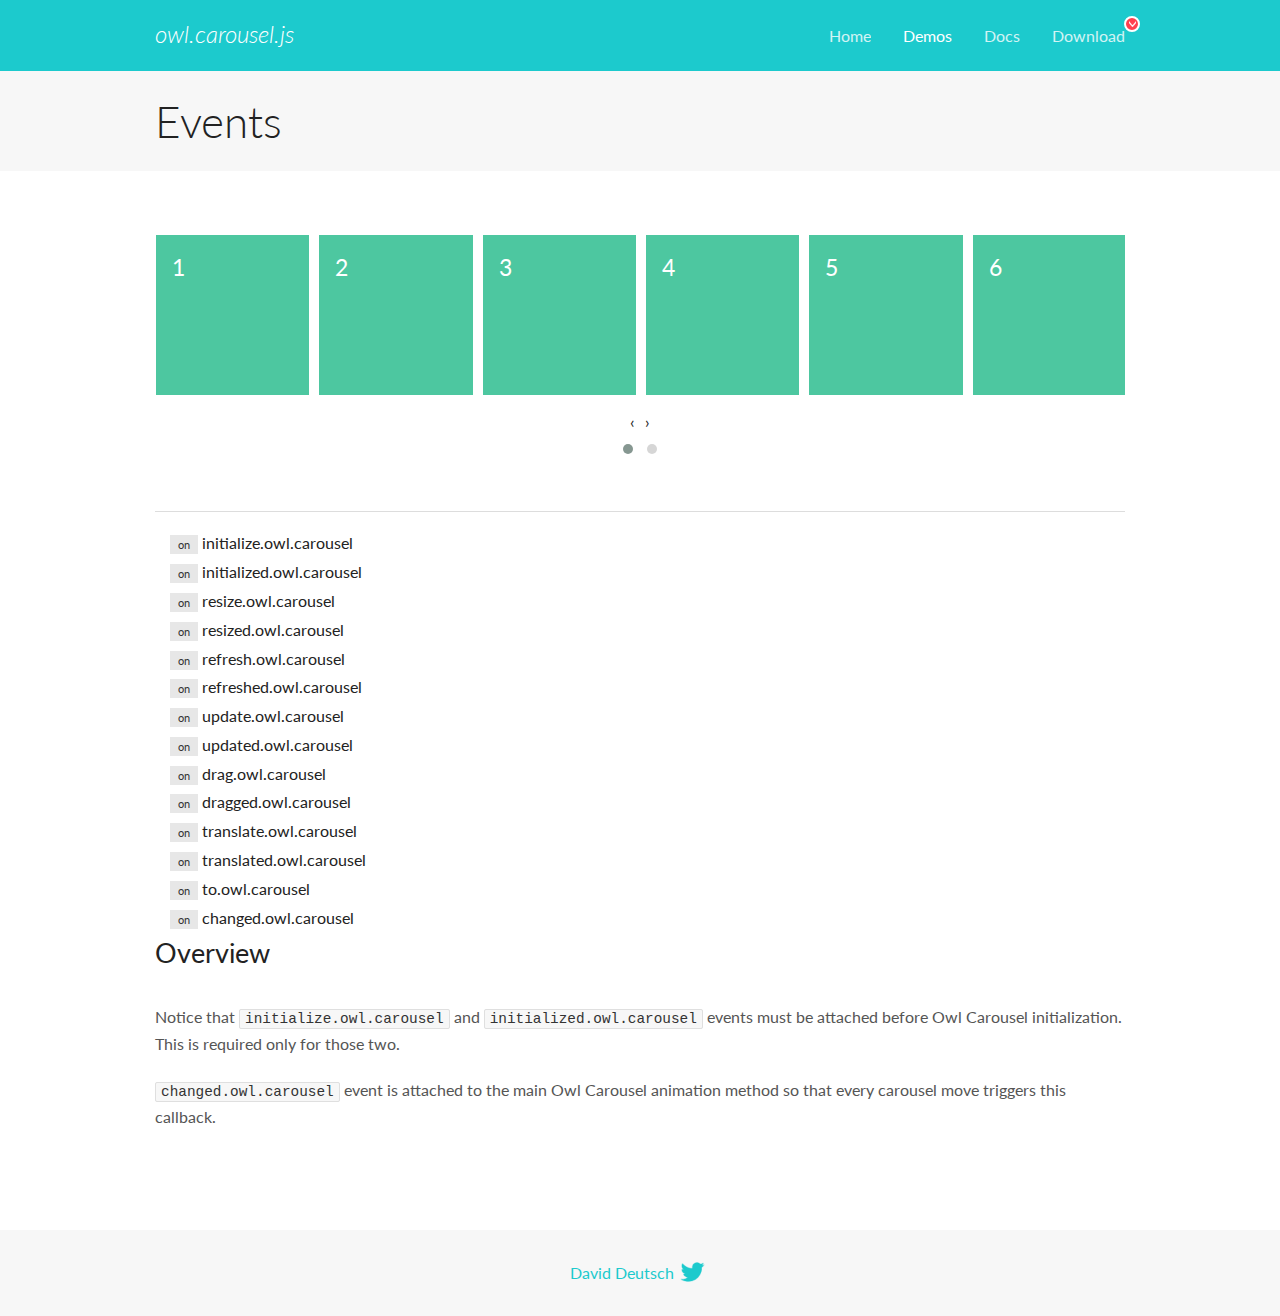
<file: js/OwlCarousel2-2.3.4/docs/demos/events.html>
<!DOCTYPE html>
<html lang="en">
  <head>

    <!-- head -->
    <meta charset="utf-8">
    <meta name="msapplication-tap-highlight" content="no" />
    <meta name="viewport" content="width=device-width, initial-scale=1.0" />
    <meta name="description" content="Events usage demo">
    <meta name="author" content="David Deutsch">
    <title>
      Events Demo | Owl Carousel | 2.3.4
    </title>

    <!-- Stylesheets -->
    <link href='https://fonts.googleapis.com/css?family=Lato:300,400,700,400italic,300italic' rel='stylesheet' type='text/css'>
    <link rel="stylesheet" href="../assets/css/docs.theme.min.css">

    <!-- Owl Stylesheets -->
    <link rel="stylesheet" href="../assets/owlcarousel/assets/owl.carousel.min.css">
    <link rel="stylesheet" href="../assets/owlcarousel/assets/owl.theme.default.min.css">

    <!-- HTML5 shim and Respond.js IE8 support of HTML5 elements and media queries -->

    <!--[if lt IE 9]>
      <script src="https://oss.maxcdn.com/libs/html5shiv/3.7.0/html5shiv.js"></script>
      <script src="https://oss.maxcdn.com/libs/respond.js/1.3.0/respond.min.js"></script>
    <![endif]-->

    <!-- Favicons -->
    <link rel="apple-touch-icon-precomposed" sizes="144x144" href="../assets/ico/apple-touch-icon-144-precomposed.png">
    <link rel="shortcut icon" href="../assets/ico/favicon.png">
    <link rel="shortcut icon" href="favicon.ico">

    <!-- Yeah i know js should not be in header. Its required for demos.-->

    <!-- javascript -->
    <script src="../assets/vendors/jquery.min.js"></script>
    <script src="../assets/owlcarousel/owl.carousel.js"></script>
  </head>
  <body>

    <!-- header -->
    <header class="header">
      <div class="row">
        <div class="large-12 columns">
          <div class="brand left">
            <h3>
              <a href="/OwlCarousel2/">owl.carousel.js</a> 
            </h3>
          </div>
          <a id="toggle-nav" class="right">
            <span></span> <span></span> <span></span> 
          </a> 
          <div class="nav-bar">
            <ul class="clearfix">
              <li> <a href="/OwlCarousel2/index.html">Home</a>  </li>
              <li class="active">
                <a href="/OwlCarousel2/demos/demos.html">Demos</a> 
              </li>
              <li> <a href="/OwlCarousel2/docs/started-welcome.html">Docs</a>  </li>
              <li>
                <a href="https://github.com/OwlCarousel2/OwlCarousel2/archive/2.3.4.zip">Download</a> 
                <span class="download"></span> 
              </li>
            </ul>
          </div>
        </div>
      </div>
    </header>

    <!-- title -->
    <section class="title">
      <div class="row">
        <div class="large-12 columns">
          <h1>Events</h1>
        </div>
      </div>
    </section>

    <!--  Demos -->
    <section id="demos">
      <div class="row">
        <div class="large-12 columns">
          <div class="owl-carousel owl-theme">
            <div class="item">
              <h4>1</h4>
            </div>
            <div class="item">
              <h4>2</h4>
            </div>
            <div class="item">
              <h4>3</h4>
            </div>
            <div class="item">
              <h4>4</h4>
            </div>
            <div class="item">
              <h4>5</h4>
            </div>
            <div class="item">
              <h4>6</h4>
            </div>
            <div class="item">
              <h4>7</h4>
            </div>
            <div class="item">
              <h4>8</h4>
            </div>
            <div class="item">
              <h4>9</h4>
            </div>
            <div class="item">
              <h4>10</h4>
            </div>
            <div class="item">
              <h4>11</h4>
            </div>
            <div class="item">
              <h4>12</h4>
            </div>
          </div>
          <hr>
          <div class="large-12 columns callbacks">
            <div><span class="label secondary initialize">on</span>  initialize.owl.carousel </div>
            <div><span class="label secondary initialized">on</span>  initialized.owl.carousel </div>
            <div><span class="label secondary resize">on</span>  resize.owl.carousel </div>
            <div><span class="label secondary resized">on</span>  resized.owl.carousel </div>
            <div><span class="label secondary refresh">on</span>  refresh.owl.carousel </div>
            <div><span class="label secondary refreshed">on</span>  refreshed.owl.carousel </div>
            <div><span class="label secondary update">on</span>  update.owl.carousel </div>
            <div><span class="label secondary updated">on</span>  updated.owl.carousel </div>
            <div><span class="label secondary drag">on</span>  drag.owl.carousel </div>
            <div><span class="label secondary dragged">on</span>  dragged.owl.carousel </div>
            <div><span class="label secondary translate">on</span>  translate.owl.carousel </div>
            <div><span class="label secondary translated">on</span>  translated.owl.carousel </div>
            <div><span class="label secondary to">on</span>  to.owl.carousel </div>
            <div><span class="label secondary changed">on</span>  changed.owl.carousel </div>
          </div>
          <h3 id="overview">Overview</h3>
          <p>Notice that <code>initialize.owl.carousel</code> and <code>initialized.owl.carousel</code> events must be attached before Owl Carousel initialization. This is required only for those two.</p>
          <p><code>changed.owl.carousel</code> event is attached to the main Owl Carousel animation method so that every carousel move triggers this callback.</p>
          <script>
            jQuery(document).ready(function($) {
              var owl = $('.owl-carousel');
              owl.on('initialize.owl.carousel initialized.owl.carousel ' +
                'initialize.owl.carousel initialize.owl.carousel ' +
                'resize.owl.carousel resized.owl.carousel ' +
                'refresh.owl.carousel refreshed.owl.carousel ' +
                'update.owl.carousel updated.owl.carousel ' +
                'drag.owl.carousel dragged.owl.carousel ' +
                'translate.owl.carousel translated.owl.carousel ' +
                'to.owl.carousel changed.owl.carousel',
                function(e) {
                  $('.' + e.type)
                    .removeClass('secondary')
                    .addClass('success');
                  window.setTimeout(function() {
                    $('.' + e.type)
                      .removeClass('success')
                      .addClass('secondary');
                  }, 500);
                });
              owl.owlCarousel({
                loop: true,
                nav: true,
                lazyLoad: true,
                margin: 10,
                video: true,
                responsive: {
                  0: {
                    items: 1
                  },
                  600: {
                    items: 3
                  },
                  960: {
                    items: 5,
                  },
                  1200: {
                    items: 6
                  }
                }
              });
            });
          </script>
        </div>
      </div>
    </section>

    <!-- footer -->
    <footer class="footer">
      <div class="row">
        <div class="large-12 columns">
          <h5>
            <a href="/OwlCarousel2/docs/support-contact.html">David Deutsch</a> 
            <a id="custom-tweet-button" href="https://twitter.com/share?url=https://github.com/OwlCarousel2/OwlCarousel2&text=Owl Carousel - This is so awesome! " target="_blank"></a> 
          </h5>
        </div>
      </div>
    </footer>

    <!-- vendors -->
    <script src="../assets/vendors/highlight.js"></script>
    <script src="../assets/js/app.js"></script>
  </body>
</html>
</file>
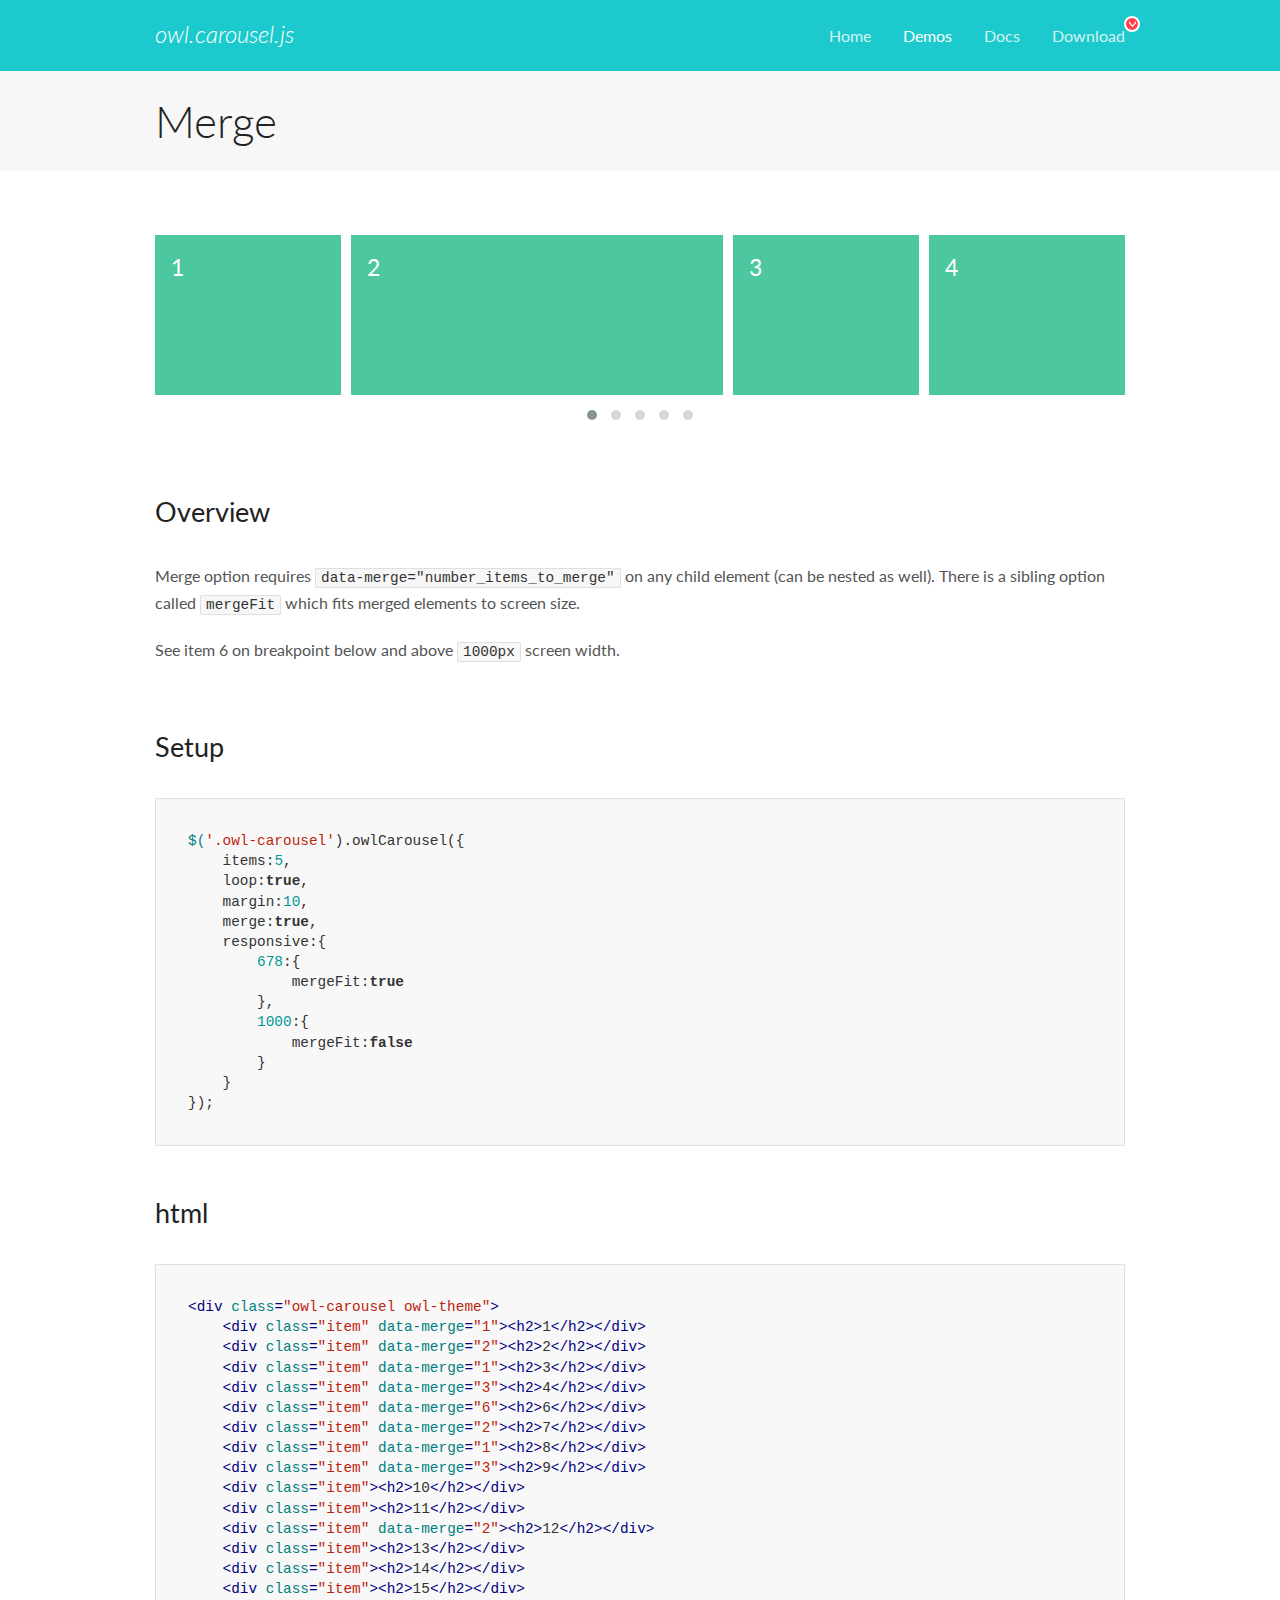
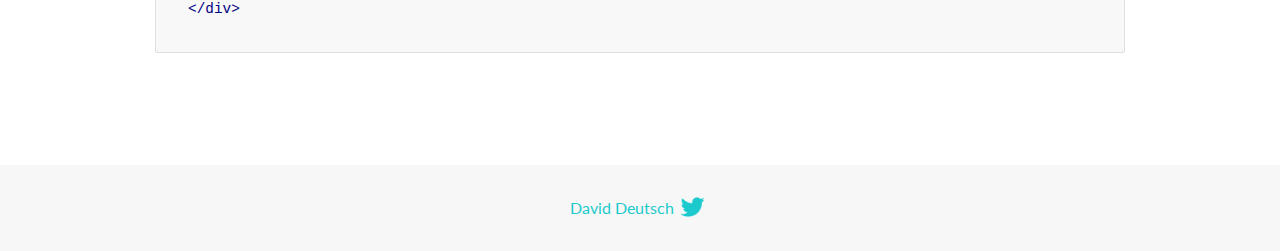
<file: js/OwlCarousel2-2.3.4/docs/demos/merge.html>
<!DOCTYPE html>
<html lang="en">
  <head>

    <!-- head -->
    <meta charset="utf-8">
    <meta name="msapplication-tap-highlight" content="no" />
    <meta name="viewport" content="width=device-width, initial-scale=1.0" />
    <meta name="description" content="Merge Items">
    <meta name="author" content="David Deutsch">
    <title>
      Merge Demo | Owl Carousel | 2.3.4
    </title>

    <!-- Stylesheets -->
    <link href='https://fonts.googleapis.com/css?family=Lato:300,400,700,400italic,300italic' rel='stylesheet' type='text/css'>
    <link rel="stylesheet" href="../assets/css/docs.theme.min.css">

    <!-- Owl Stylesheets -->
    <link rel="stylesheet" href="../assets/owlcarousel/assets/owl.carousel.min.css">
    <link rel="stylesheet" href="../assets/owlcarousel/assets/owl.theme.default.min.css">

    <!-- HTML5 shim and Respond.js IE8 support of HTML5 elements and media queries -->

    <!--[if lt IE 9]>
      <script src="https://oss.maxcdn.com/libs/html5shiv/3.7.0/html5shiv.js"></script>
      <script src="https://oss.maxcdn.com/libs/respond.js/1.3.0/respond.min.js"></script>
    <![endif]-->

    <!-- Favicons -->
    <link rel="apple-touch-icon-precomposed" sizes="144x144" href="../assets/ico/apple-touch-icon-144-precomposed.png">
    <link rel="shortcut icon" href="../assets/ico/favicon.png">
    <link rel="shortcut icon" href="favicon.ico">

    <!-- Yeah i know js should not be in header. Its required for demos.-->

    <!-- javascript -->
    <script src="../assets/vendors/jquery.min.js"></script>
    <script src="../assets/owlcarousel/owl.carousel.js"></script>
  </head>
  <body>

    <!-- header -->
    <header class="header">
      <div class="row">
        <div class="large-12 columns">
          <div class="brand left">
            <h3>
              <a href="/OwlCarousel2/">owl.carousel.js</a> 
            </h3>
          </div>
          <a id="toggle-nav" class="right">
            <span></span> <span></span> <span></span> 
          </a> 
          <div class="nav-bar">
            <ul class="clearfix">
              <li> <a href="/OwlCarousel2/index.html">Home</a>  </li>
              <li class="active">
                <a href="/OwlCarousel2/demos/demos.html">Demos</a> 
              </li>
              <li> <a href="/OwlCarousel2/docs/started-welcome.html">Docs</a>  </li>
              <li>
                <a href="https://github.com/OwlCarousel2/OwlCarousel2/archive/2.3.4.zip">Download</a> 
                <span class="download"></span> 
              </li>
            </ul>
          </div>
        </div>
      </div>
    </header>

    <!-- title -->
    <section class="title">
      <div class="row">
        <div class="large-12 columns">
          <h1>Merge</h1>
        </div>
      </div>
    </section>

    <!--  Demos -->
    <section id="demos">
      <div class="row">
        <div class="large-12 columns">
          <div class="owl-carousel owl-theme">
            <div class="item" data-merge="1">
              <h4>1</h4>
            </div>
            <div class="item" data-merge="2">
              <h4>2</h4>
            </div>
            <div class="item" data-merge="1">
              <h4>3</h4>
            </div>
            <div class="item" data-merge="3">
              <h4>4</h4>
            </div>
            <div class="item" data-merge="6">
              <h4>6</h4>
            </div>
            <div class="item" data-merge="2">
              <h4>7</h4>
            </div>
            <div class="item" data-merge="1">
              <h4>8</h4>
            </div>
            <div class="item" data-merge="3">
              <h4>9</h4>
            </div>
            <div class="item">
              <h4>10</h4>
            </div>
            <div class="item">
              <h4>11</h4>
            </div>
            <div class="item" data-merge="2">
              <h4>12</h4>
            </div>
            <div class="item">
              <h4>13</h4>
            </div>
            <div class="item">
              <h4>14</h4>
            </div>
            <div class="item">
              <h4>15</h4>
            </div>
          </div>
          <h3 id="overview">Overview</h3>
          <p>Merge option requires <code>data-merge=&quot;number_items_to_merge&quot;</code> on any child element (can be nested as well). There is a sibling option called <code>mergeFit</code> which fits merged elements to screen size. </p>
          <p>See item 6 on breakpoint below and above <code>1000px</code> screen width.</p>
          <h3 id="setup">Setup</h3>
          <pre><code>$(&#39;.owl-carousel&#39;).owlCarousel({
    items:5,
    loop:true,
    margin:10,
    merge:true,
    responsive:{
        678:{
            mergeFit:true
        },
        1000:{
            mergeFit:false
        }
    }
});</code></pre>
          <h3 id="html">html</h3>
          <pre><code>&lt;div class=&quot;owl-carousel owl-theme&quot;&gt;
    &lt;div class=&quot;item&quot; data-merge=&quot;1&quot;&gt;&lt;h2&gt;1&lt;/h2&gt;&lt;/div&gt;
    &lt;div class=&quot;item&quot; data-merge=&quot;2&quot;&gt;&lt;h2&gt;2&lt;/h2&gt;&lt;/div&gt;
    &lt;div class=&quot;item&quot; data-merge=&quot;1&quot;&gt;&lt;h2&gt;3&lt;/h2&gt;&lt;/div&gt;
    &lt;div class=&quot;item&quot; data-merge=&quot;3&quot;&gt;&lt;h2&gt;4&lt;/h2&gt;&lt;/div&gt;
    &lt;div class=&quot;item&quot; data-merge=&quot;6&quot;&gt;&lt;h2&gt;6&lt;/h2&gt;&lt;/div&gt;
    &lt;div class=&quot;item&quot; data-merge=&quot;2&quot;&gt;&lt;h2&gt;7&lt;/h2&gt;&lt;/div&gt;
    &lt;div class=&quot;item&quot; data-merge=&quot;1&quot;&gt;&lt;h2&gt;8&lt;/h2&gt;&lt;/div&gt;
    &lt;div class=&quot;item&quot; data-merge=&quot;3&quot;&gt;&lt;h2&gt;9&lt;/h2&gt;&lt;/div&gt;
    &lt;div class=&quot;item&quot;&gt;&lt;h2&gt;10&lt;/h2&gt;&lt;/div&gt;
    &lt;div class=&quot;item&quot;&gt;&lt;h2&gt;11&lt;/h2&gt;&lt;/div&gt;
    &lt;div class=&quot;item&quot; data-merge=&quot;2&quot;&gt;&lt;h2&gt;12&lt;/h2&gt;&lt;/div&gt;
    &lt;div class=&quot;item&quot;&gt;&lt;h2&gt;13&lt;/h2&gt;&lt;/div&gt;
    &lt;div class=&quot;item&quot;&gt;&lt;h2&gt;14&lt;/h2&gt;&lt;/div&gt;
    &lt;div class=&quot;item&quot;&gt;&lt;h2&gt;15&lt;/h2&gt;&lt;/div&gt;
&lt;/div&gt;</code></pre>
          <script>
            $(document).ready(function() {
              $('.owl-carousel').owlCarousel({
                items: 5,
                loop: true,
                margin: 10,
                merge: true,
                responsive: {
                  678: {
                    mergeFit: true
                  },
                  1000: {
                    mergeFit: false
                  }
                }
              });
            })
          </script>
        </div>
      </div>
    </section>

    <!-- footer -->
    <footer class="footer">
      <div class="row">
        <div class="large-12 columns">
          <h5>
            <a href="/OwlCarousel2/docs/support-contact.html">David Deutsch</a> 
            <a id="custom-tweet-button" href="https://twitter.com/share?url=https://github.com/OwlCarousel2/OwlCarousel2&text=Owl Carousel - This is so awesome! " target="_blank"></a> 
          </h5>
        </div>
      </div>
    </footer>

    <!-- vendors -->
    <script src="../assets/vendors/highlight.js"></script>
    <script src="../assets/js/app.js"></script>
  </body>
</html>
</file>
<file: css/sign-in.css>
@import url("https://fonts.googleapis.com/css?family=Montserrat:600|Noto+Sans|Open+Sans:400,700&display=swap");
* {
  margin: 0;
  padding: 0;
  border-radius: 5px;
  box-sizing: border-box;
}
body {
  height: 100vh;
  display: flex;
  align-items: center;
  text-align: center;
  font-family: sans-serif;
  justify-content: center;
  background: url(/img/signin.avif);
  background-size: cover;
  background-position: center;
}
.container {
  position: relative;
  width: 400px;
  background: white;
  padding: 60px 40px;
}
header {
  font-size: 40px;
  margin-bottom: 60px;
  font-family: "Montserrat", sans-serif;
}
.input-field,
form .button {
  margin: 25px 0;
  position: relative;
  height: 50px;
  width: 100%;
}
.input-field input {
  height: 100%;
  width: 100%;
  border: 1px solid silver;
  padding-left: 15px;
  outline: none;
  font-size: 19px;
  transition: 0.4s;
}
input:focus {
  border: 1px solid #1da1f2;
}
.input-field label,
span.show {
  position: absolute;
  top: 50%;
  transform: translateY(-50%);
}
.input-field label {
  left: 15px;
  pointer-events: none;
  color: grey;
  font-size: 18px;
  transition: 0.4s;
}
span.show {
  right: 20px;
  color: #111;
  font-size: 14px;
  font-weight: bold;
  cursor: pointer;
  user-select: none;
  visibility: hidden;
  font-family: "Open Sans", sans-serif;
}
input:valid ~ span.show {
  visibility: visible;
}
input:focus ~ label,
input:valid ~ label {
  transform: translateY(-33px);
  background: white;
  font-size: 16px;
  color: #1da1f2;
}
form .button {
  margin-top: 30px;
  overflow: hidden;
  z-index: 111;
}
.button .inner {
  position: absolute;
  height: 100%;
  width: 300%;
  left: -100%;
  z-index: -1;
  transition: all 0.4s;
  background: -webkit-linear-gradient(
    right,
    #00dbde,
    #fc00ff,
    #00dbde,
    #fc00ff
  );
}
.button:hover .inner {
  left: 0;
}
.button button {
  width: 100%;
  height: 100%;
  border: none;
  background: none;
  outline: none;
  color: white;
  font-size: 20px;
  cursor: pointer;
  font-family: "Montserrat", sans-serif;
}
.container .auth {
  margin: 35px 0 20px 0;
  font-size: 19px;
  color: grey;
}
.links {
  display: flex;
  cursor: pointer;
}
.facebook,
.google {
  height: 40px;
  width: 100%;
  border: 1px solid silver;
  border-radius: 3px;
  margin: 0 10px;
  transition: 0.4s;
}

.facebook:hover {
  border: 1px solid #4267b2;
}
.google:hover {
  border: 1px solid #fbbc05;
}
.facebook i,
.facebook span {
  color: #4267b2;
}
.links i {
  font-size: 23px;
  line-height: 40px;
  margin-left: -90px;
}
.links span {
  position: absolute;
  font-size: 17px;
  font-weight: bold;
  padding-left: 8px;
  font-family: "Open Sans", sans-serif;
}
.login {
  margin-top: 50px;
  font-family: "Noto Sans", sans-serif;
}
.login a {
  color: #3498db;
  text-decoration: none;
}
.login a:hover {
  text-decoration: underline;
}
.fa-google {
  background: conic-gradient(
      from -45deg,
      #ea4335 110deg,
      #4285f4 90deg 180deg,
      #34a853 180deg 270deg,
      #fbbc05 270deg
    )
    73% 55%/150% 150% no-repeat;
  -webkit-background-clip: text;
  background-clip: text;
  color: transparent;
  -webkit-text-fill-color: transparent;
}
span.google-text {
  margin-top: 6px;
  margin-left: 3px;
  color: #158a8a;
}
.back-to-home a {
  text-decoration: none;
}
.back-to-home {
  margin: 10px;
}
</file>
<file: css/sign-up.css>
@import url("https://fonts.googleapis.com/css?family=Poppins:400,500,600,700&display=swap");
* {
  margin: 0;
  padding: 0;
  outline: none;
  font-family: "Poppins", sans-serif;
}
body {
  display: flex;
  align-items: center;
  justify-content: center;
  min-height: 100vh;
  overflow: hidden;
  background-image: url(/img/login.jpg);
  background-size: cover;
  background-position: center;
}
::selection {
  color: #fff;
  background: #d43f8d;
}
.container {
  width: 330px;
  background: #ffffffc2;
  text-align: center;
  border-radius: 5px;
  padding: 50px 35px 10px 35px;
}
.container header {
  font-size: 35px;
  font-weight: 600;
  margin: 0 0 30px 0;
}
.container .form-outer {
  width: 100%;
  overflow: hidden;
}
.container .form-outer form {
  display: flex;
  width: 400%;
}
.form-outer form .page {
  width: 25%;
  transition: margin-left 0.3s ease-in-out;
}
.form-outer form .page .title {
  text-align: left;
  font-size: 25px;
  font-weight: 500;
}
.form-outer form .page .field {
  width: 330px;
  height: 45px;
  margin: 45px 0;
  display: flex;
  position: relative;
}
form .page .field .label {
  position: absolute;
  top: -30px;
  font-weight: 500;
}
form .page .field input {
  height: 100%;
  width: 100%;
  border: 1px solid lightgrey;
  border-radius: 5px;
  padding-left: 15px;
  font-size: 18px;
}
form .page .field select {
  width: 100%;
  padding-left: 10px;
  font-size: 17px;
  font-weight: 500;
}
form .page .field button {
  width: 100%;
  height: calc(100% + 5px);
  border: none;
  background: #d33f8d;
  margin-top: -20px;
  border-radius: 5px;
  color: #fff;
  cursor: pointer;
  font-size: 18px;
  font-weight: 500;
  letter-spacing: 1px;
  text-transform: uppercase;
  transition: 0.5s ease;
}
form .page .field button:hover {
  background: #000;
}
form .page .btns button {
  margin-top: -20px !important;
}
form .page .btns button.prev {
  margin-right: 3px;
  font-size: 17px;
}
form .page .btns button.next {
  margin-left: 3px;
}
.container .progress-bar {
  display: flex;
  margin: 40px 0;
  user-select: none;
}
.container .progress-bar .step {
  text-align: center;
  width: 100%;
  position: relative;
}
.container .progress-bar .step p {
  font-weight: 500;
  font-size: 18px;
  color: #000;
  margin-bottom: 8px;
}
.progress-bar .step .bullet {
  height: 25px;
  width: 25px;
  border: 2px solid #000;
  display: inline-block;
  border-radius: 50%;
  position: relative;
  transition: 0.2s;
  font-weight: 500;
  font-size: 17px;
  line-height: 25px;
}
.progress-bar .step .bullet.active {
  border-color: #d43f8d;
  background: #d43f8d;
}
.progress-bar .step .bullet span {
  position: absolute;
  left: 50%;
  transform: translateX(-50%);
}
.progress-bar .step .bullet.active span {
  display: none;
}
.progress-bar .step .bullet:before,
.progress-bar .step .bullet:after {
  position: absolute;
  content: "";
  bottom: 11px;
  right: -51px;
  height: 3px;
  width: 44px;
  background: #262626;
}
.progress-bar .step .bullet.active:after {
  background: #d43f8d;
  transform: scaleX(0);
  transform-origin: left;
  animation: animate 0.3s linear forwards;
}
@keyframes animate {
  100% {
    transform: scaleX(1);
  }
}
.progress-bar .step:last-child .bullet:before,
.progress-bar .step:last-child .bullet:after {
  display: none;
}
.progress-bar .step p.active {
  color: #d43f8d;
  transition: 0.2s linear;
}
.progress-bar .step .check {
  position: absolute;
  left: 50%;
  top: 70%;
  font-size: 15px;
  transform: translate(-50%, -50%);
  display: none;
}
.progress-bar .step .check.active {
  display: block;
  color: #fff;
}
.back-to-home a {
  text-decoration: none;
}
.back-to-home {
  margin: 10px;
}
</file>
